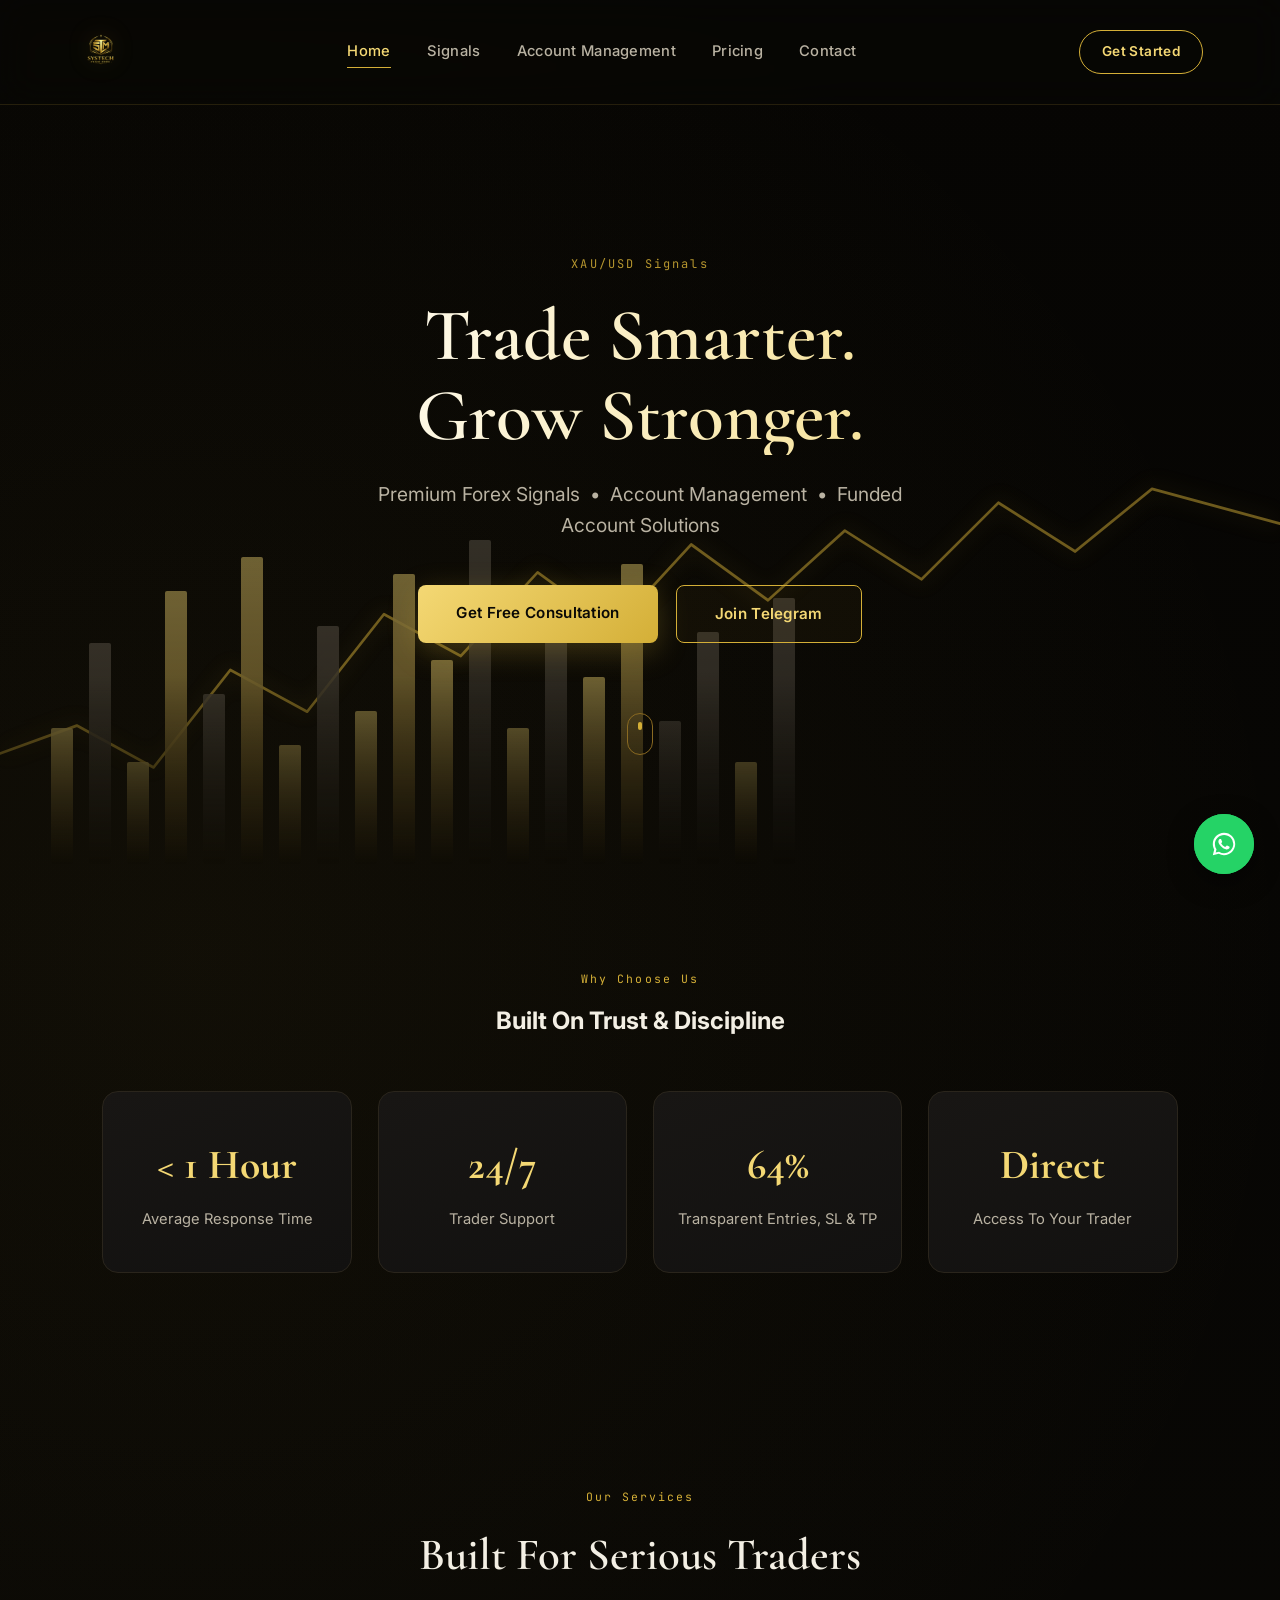
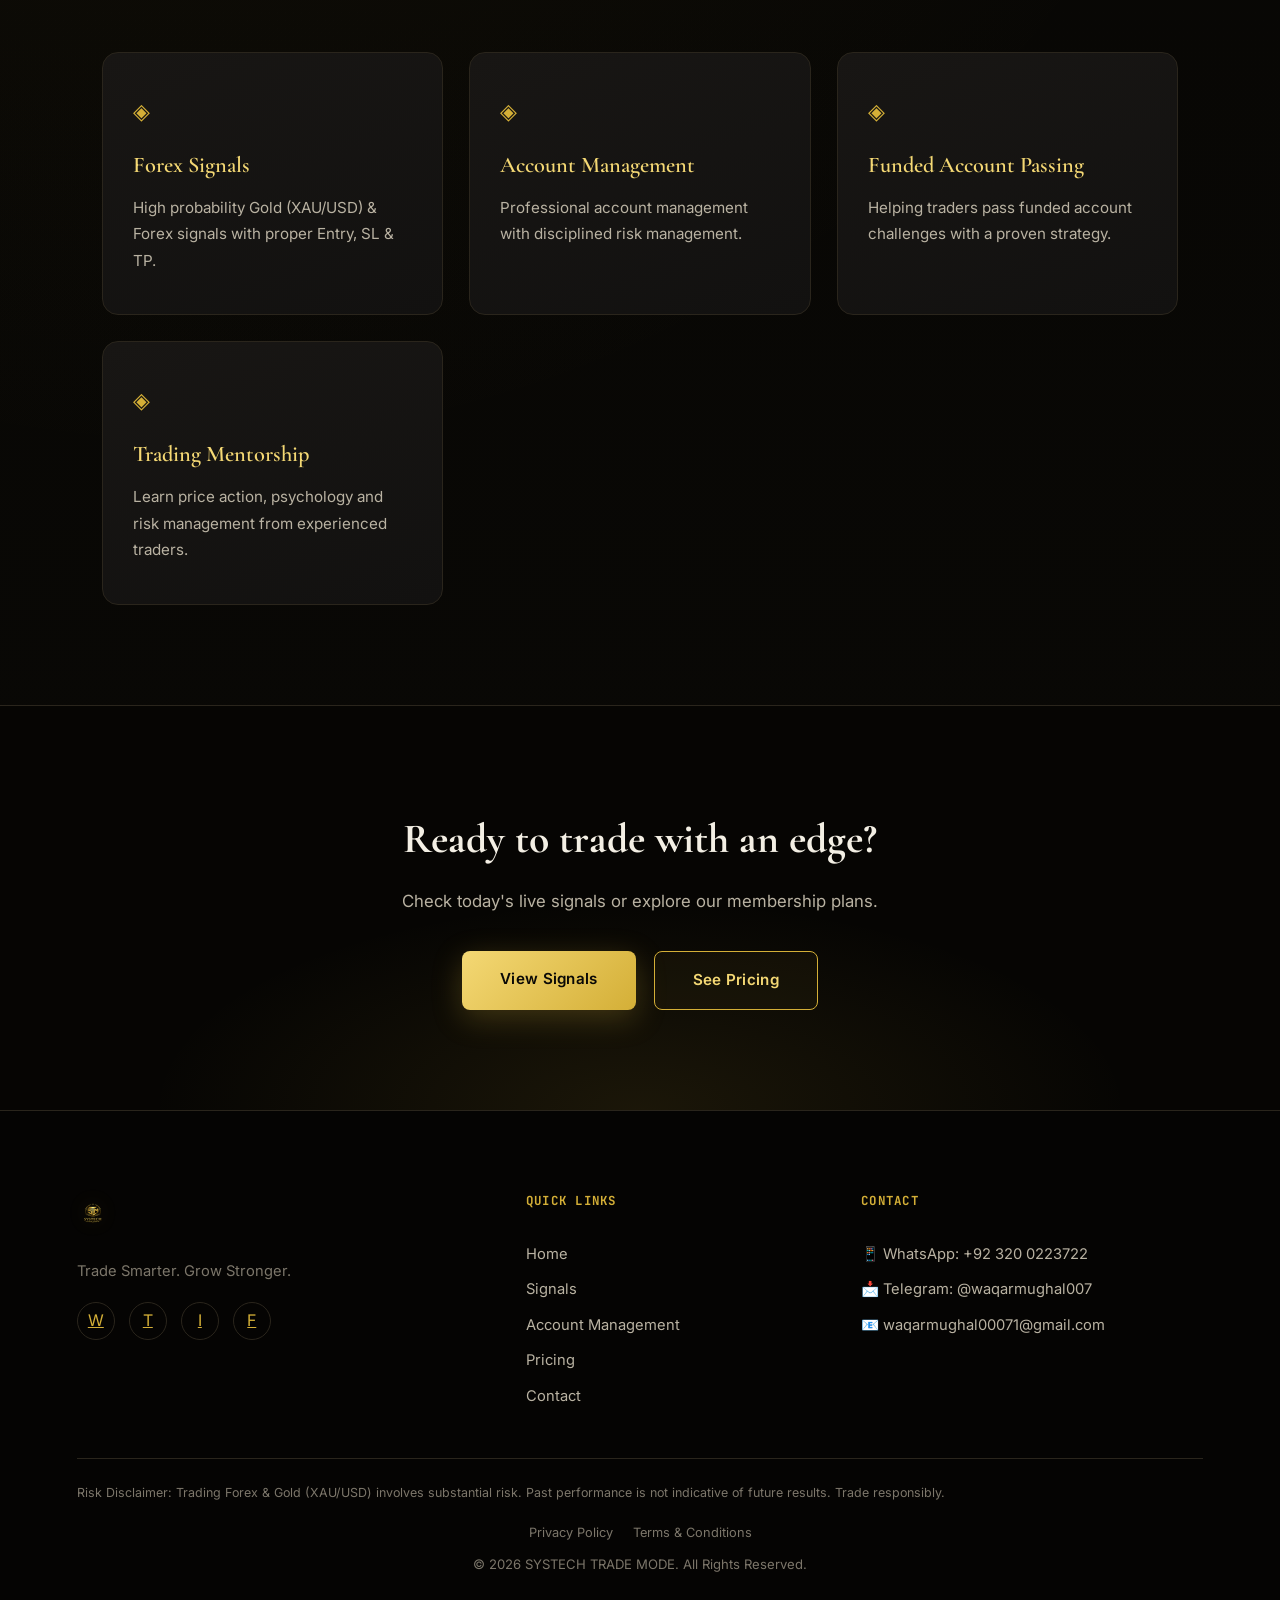
<file: index.html>
<!DOCTYPE html>
<html lang="en">
<head>
<meta charset="UTF-8">
<meta name="viewport" content="width=device-width, initial-scale=1.0">
<title>Systech Trade Mode | Premium XAU/USD & Forex Signals, Account Management</title>
<meta name="description" content="Systech Trade Mode offers premium Gold (XAU/USD) & Forex signals, professional account management, and funded account (FTMO, Funding Pips) challenge passing. Join our WhatsApp for daily setups.">
<meta name="keywords" content="forex signals, gold signals, XAUUSD signals, account management, funded account passing, FTMO challenge, trading signals Pakistan">
<link rel="canonical" href="https://systechtrademode.github.io/">

<meta property="og:title" content="Systech Trade Mode | Premium Forex & Gold Signals">
<meta property="og:description" content="Premium Forex Signals, Account Management & Funded Account Solutions.">
<meta property="og:image" content="logo.png">
<meta property="og:type" content="website">
<meta property="og:url" content="https://systechtrademode.github.io/">

<link rel="preconnect" href="https://fonts.googleapis.com">
<link rel="preconnect" href="https://fonts.gstatic.com" crossorigin>
<link href="https://fonts.googleapis.com/css2?family=Cormorant+Garamond:wght@500;600;700&family=Inter:wght@400;500;600;700&family=JetBrains+Mono:wght@500&display=swap" rel="stylesheet">

<link rel="icon" type="image/png" href="logo.png">
<link rel="stylesheet" href="style.css">
</head>
<body>

<!-- PRELOADER -->
<div id="preloader">
  <div class="preloader-ring"></div>
</div>

<!-- HEADER -->
<header id="siteHeader">
  <nav>
    <div class="logo">
      <img src="logo.png" alt="SYSTECH TRADE MODE Logo">
    </div>

    <ul id="navLinks">
      <li><a href="index.html">Home</a></li>
      <li><a href="signals.html">Signals</a></li>
      <li><a href="account-management.html">Account Management</a></li>
      <li><a href="pricing.html">Pricing</a></li>
      <li><a href="contact.html">Contact</a></li>
    </ul>

    <a href="https://wa.me/923200223722" class="nav-cta">Get Started</a>

    <button id="menuToggle" aria-label="Toggle menu">
      <span></span><span></span><span></span>
    </button>
  </nav>
</header>

<!-- HERO SECTION -->
<section class="hero" id="home">

  <div class="chart-bg" aria-hidden="true">
    <svg class="chart-line" viewBox="0 0 1000 300" preserveAspectRatio="none">
      <path class="chart-path" d="M0,220 L60,200 L120,230 L180,160 L240,190 L300,120 L360,150 L420,90 L480,130 L540,70 L600,110 L660,60 L720,95 L780,40 L840,75 L900,30 L1000,55" />
    </svg>
    <div class="candles" id="candles"></div>
  </div>

  <div class="eyebrow">
    <span id="typingText"></span>
  </div>

  <h1>Trade Smarter.<br>Grow Stronger.</h1>

  <p class="hero-sub">
    Premium Forex Signals &nbsp;•&nbsp; Account Management &nbsp;•&nbsp; Funded Account Solutions
  </p>

  <div class="buttons">
    <a href="https://wa.me/923200223722" class="btn">
      <span>Get Free Consultation</span>
    </a>
    <a href="https://t.me/waqarmughal007" class="btn2">
      <span>Join Telegram</span>
    </a>
  </div>

  <div class="scroll-cue" aria-hidden="true"><span></span></div>
</section>

<!-- WHY CHOOSE US -->
<section class="why-section reveal">
  <span class="section-eyebrow">Why Choose Us</span>
  <h2>Built On Trust &amp; Discipline</h2>

  <div class="why-grid">
    <div class="why-card">
      <div class="why-number">&lt; 1 Hour</div>
      <p class="why-label">Average Response Time</p>
    </div>
    <div class="why-card">
      <div class="why-number">24/7</div>
      <p class="why-label">Trader Support</p>
    </div>
    <div class="why-card">
      <div class="why-number" data-count="100" data-suffix="%">0%</div>
      <p class="why-label">Transparent Entries, SL &amp; TP</p>
    </div>
    <div class="why-card">
      <div class="why-number">Direct</div>
      <p class="why-label">Access To Your Trader</p>
    </div>
  </div>
</section>

<!-- SERVICES SECTION -->
<section class="services" id="services">

  <span class="section-eyebrow">Our Services</span>
  <h2>Built For Serious Traders</h2>

  <div class="service-container">

    <a href="signals.html" class="card reveal">
      <div class="card-icon">◈</div>
      <h3>Forex Signals</h3>
      <p>High probability Gold (XAU/USD) &amp; Forex signals with proper Entry, SL &amp; TP.</p>
    </a>

    <a href="account-management.html" class="card reveal">
      <div class="card-icon">◈</div>
      <h3>Account Management</h3>
      <p>Professional account management with disciplined risk management.</p>
    </a>

    <a href="account-management.html" class="card reveal">
      <div class="card-icon">◈</div>
      <h3>Funded Account Passing</h3>
      <p>Helping traders pass funded account challenges with a proven strategy.</p>
    </a>

    <a href="account-management.html" class="card reveal">
      <div class="card-icon">◈</div>
      <h3>Trading Mentorship</h3>
      <p>Learn price action, psychology and risk management from experienced traders.</p>
    </a>

  </div>
</section>

<!-- CTA BAND -->
<section class="cta-band reveal">
  <h2>Ready to trade with an edge?</h2>
  <p>Check today's live signals or explore our membership plans.</p>
  <div class="buttons">
    <a href="signals.html" class="btn">View Signals</a>
    <a href="pricing.html" class="btn2">See Pricing</a>
  </div>
</section>

<!-- FOOTER -->
<footer id="contact">

  <div class="footer-grid">

    <div class="footer-brand">
      <img src="logo.png" alt="SYSTECH TRADE MODE" class="footer-logo">
      <p>Trade Smarter. Grow Stronger.</p>
      <div class="footer-socials">
        <a href="https://wa.me/923200223722" aria-label="WhatsApp">W</a>
        <a href="https://t.me/waqarmughal007" aria-label="Telegram">T</a>
        <a href="#" aria-label="Instagram">I</a>
        <a href="#" aria-label="Facebook">F</a>
      </div>
    </div>

    <div class="footer-col">
      <h4>Quick Links</h4>
      <a href="index.html">Home</a>
      <a href="signals.html">Signals</a>
      <a href="account-management.html">Account Management</a>
      <a href="pricing.html">Pricing</a>
      <a href="contact.html">Contact</a>
    </div>

    <div class="footer-col">
      <h4>Contact</h4>
      <a href="https://wa.me/923200223722">📱 WhatsApp: +92 320 0223722</a>
      <a href="https://t.me/waqarmughal007">📩 Telegram: @waqarmughal007</a>
      <a href="mailto:waqarmughal00071@gmail.com">📧 waqarmughal00071@gmail.com</a>
    </div>

  </div>

  <p class="disclaimer">
    Risk Disclaimer: Trading Forex &amp; Gold (XAU/USD) involves substantial risk. Past performance is not indicative of future results. Trade responsibly.
  </p>

  <div class="footer-legal">
    <a href="privacy.html">Privacy Policy</a>
    <a href="terms.html">Terms &amp; Conditions</a>
  </div>

  <p class="copyright">© 2026 SYSTECH TRADE MODE. All Rights Reserved.</p>

</footer>

<!-- BACK TO TOP -->
<a href="#" id="backToTop" class="back-to-top" aria-label="Back to top">↑</a>

<!-- FLOATING WHATSAPP -->
<a href="https://wa.me/923200223722" class="whatsapp" aria-label="Chat on WhatsApp">
  <span class="whatsapp-pulse"></span>
  <svg viewBox="0 0 32 32" width="28" height="28">
    <path fill="#fff" d="M16.004 3.2c-7.07 0-12.8 5.73-12.8 12.8 0 2.26.6 4.37 1.63 6.2L3.2 28.8l6.77-1.6a12.7 12.7 0 0 0 6.03 1.53h.005c7.07 0 12.8-5.73 12.8-12.8s-5.73-12.73-12.8-12.73zm0 23.36c-1.9 0-3.68-.5-5.23-1.44l-.375-.22-3.9.92.94-3.78-.24-.39a10.44 10.44 0 0 1-1.6-5.52c0-5.8 4.72-10.5 10.53-10.5 2.8 0 5.44 1.09 7.42 3.08a10.4 10.4 0 0 1 3.08 7.43c0 5.8-4.73 10.42-10.63 10.42zm5.78-7.83c-.32-.16-1.87-.92-2.16-1.02-.29-.1-.5-.16-.71.16-.21.32-.82 1.02-1 1.23-.19.21-.37.24-.69.08-.32-.16-1.34-.5-2.55-1.58-.94-.84-1.58-1.87-1.76-2.19-.19-.32-.02-.49.14-.65.14-.14.32-.37.48-.55.16-.19.21-.32.32-.53.1-.21.05-.4-.03-.55-.08-.16-.71-1.7-.97-2.33-.26-.61-.52-.53-.71-.54h-.6c-.21 0-.55.08-.84.4-.29.32-1.1 1.08-1.1 2.63s1.13 3.05 1.29 3.26c.16.21 2.22 3.39 5.38 4.75.75.32 1.34.51 1.8.66.76.24 1.44.21 1.99.13.6-.09 1.87-.76 2.14-1.5.26-.74.26-1.37.18-1.5-.08-.13-.29-.21-.6-.37z"/>
  </svg>
</a>

<script src="script.js"></script>

</body>
</html>
</file>
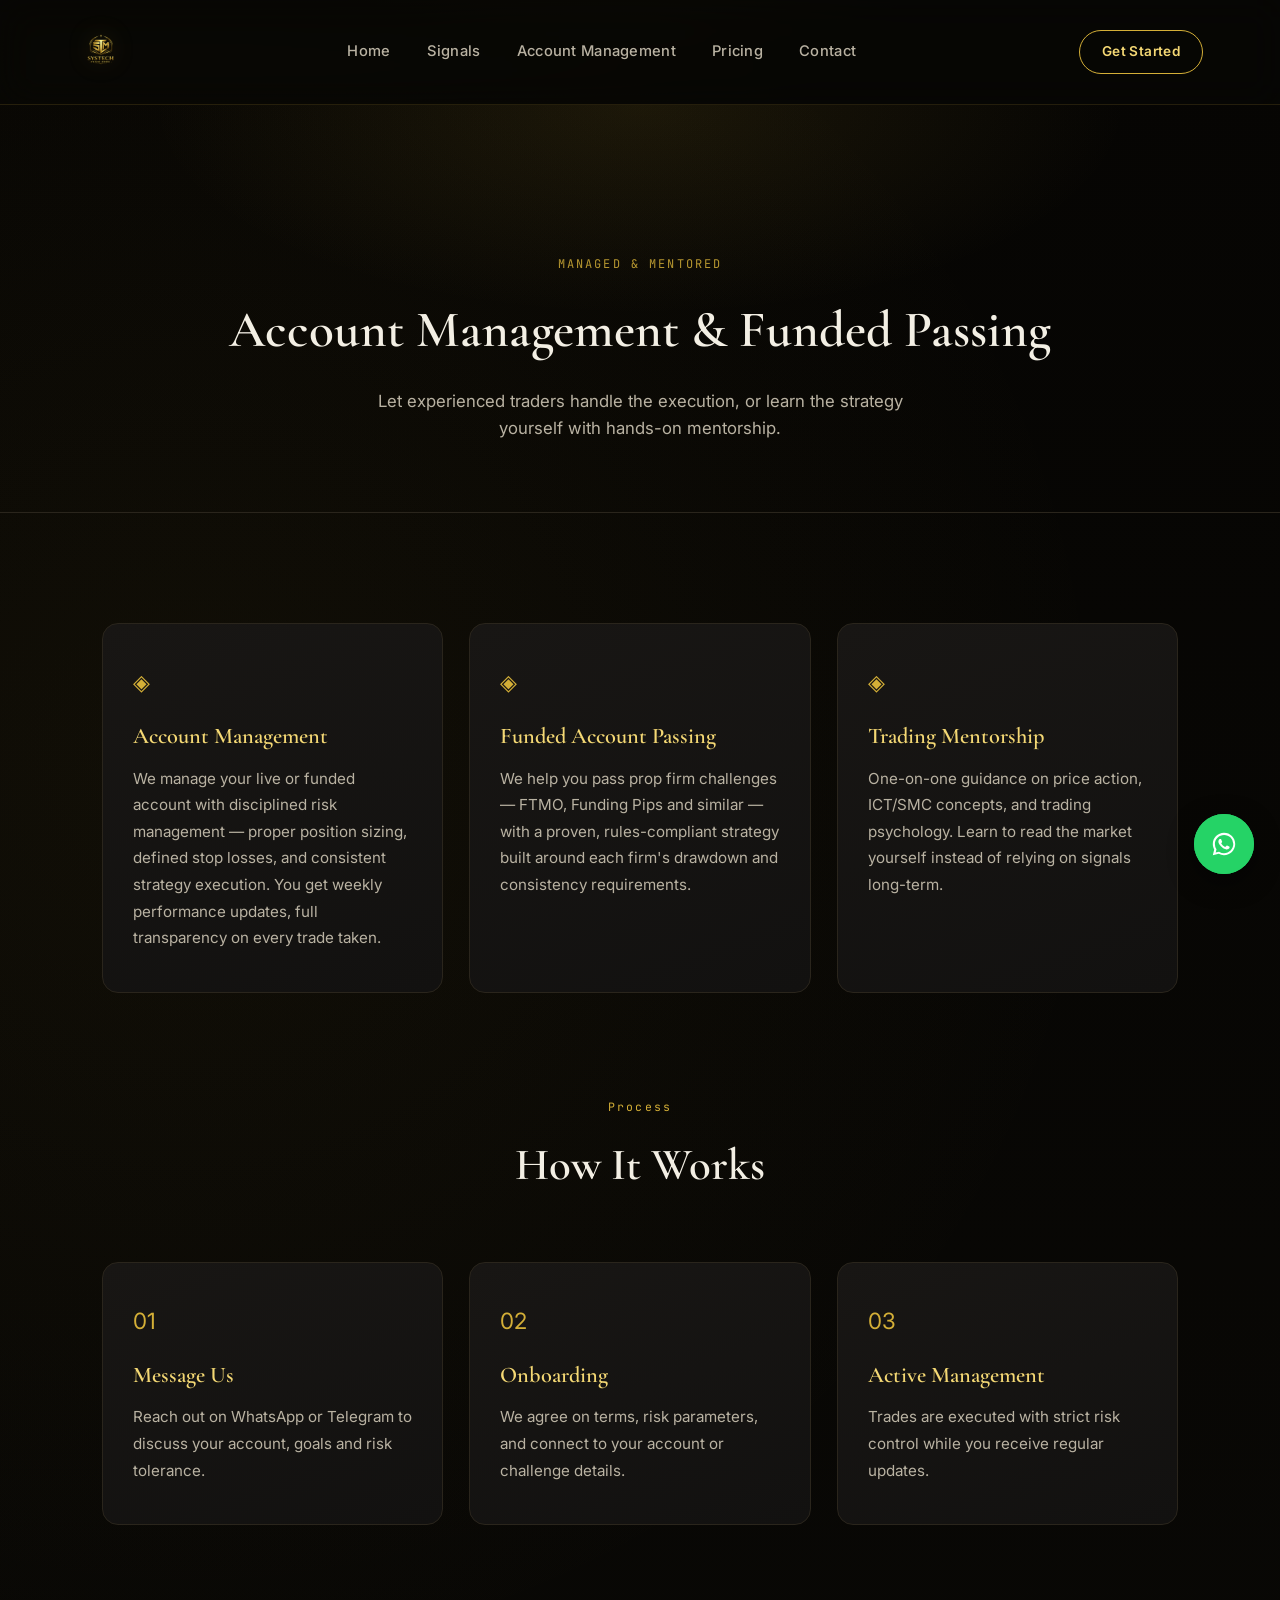
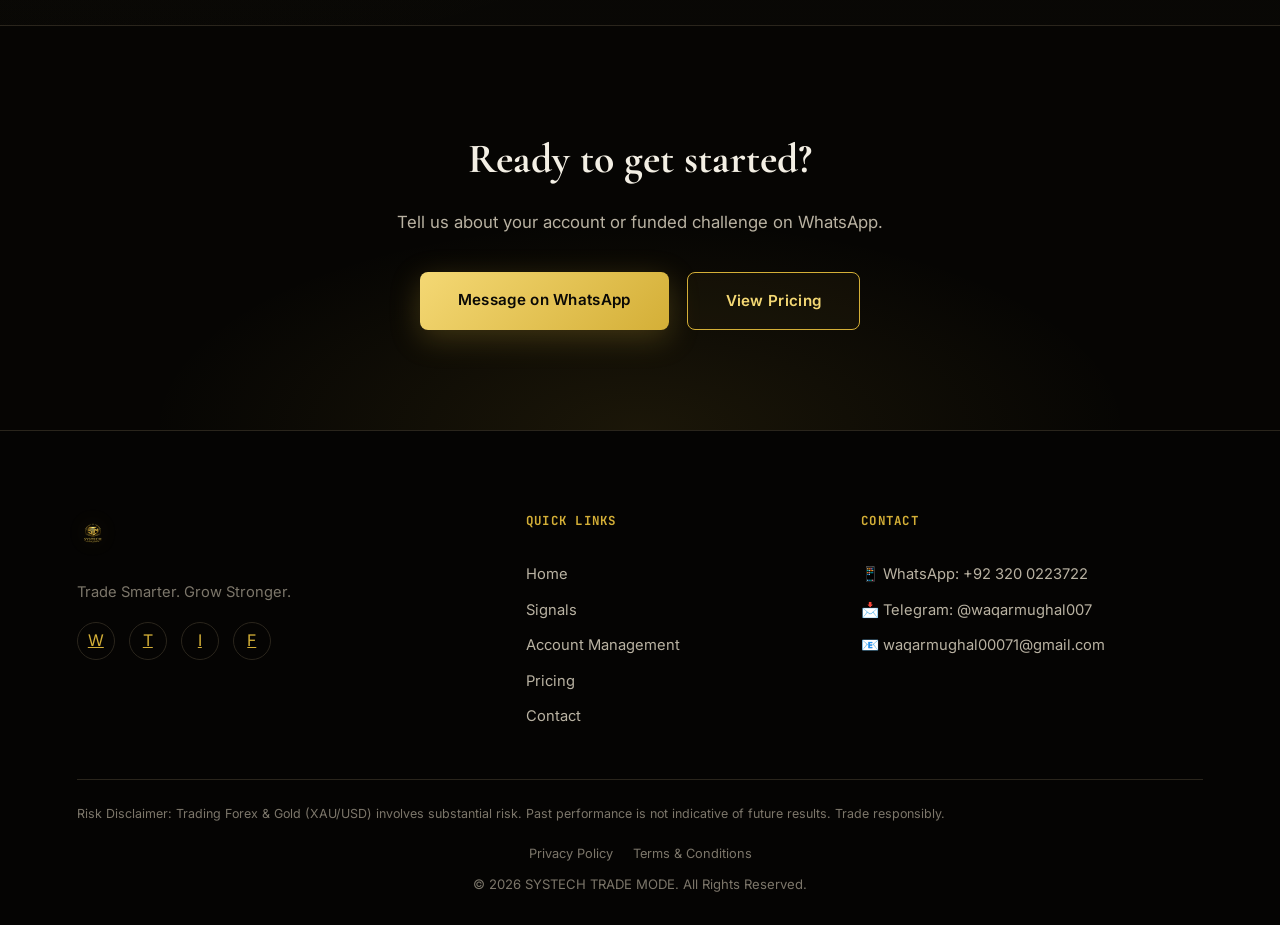
<file: account-management-1.html>
<!DOCTYPE html>
<html lang="en">
<head>
<meta charset="UTF-8">
<meta name="viewport" content="width=device-width, initial-scale=1.0">
<title>Account Management & Funded Account Passing | Systech Trade Mode</title>
<meta name="description" content="Professional forex account management, FTMO & Funding Pips challenge passing, and trading mentorship.">
<meta name="keywords" content="forex account management, FTMO challenge passing, funded account passing service">
<link rel="canonical" href="https://systechtrademode.github.io/account-management.html">

<meta property="og:title" content="Account Management & Funded Account Passing | Systech Trade Mode">
<meta property="og:description" content="Professional forex account management, FTMO & Funding Pips challenge passing, and trading mentorship.">
<meta property="og:image" content="logo.png">
<meta property="og:type" content="website">
<meta property="og:url" content="https://systechtrademode.github.io/account-management.html">

<link rel="preconnect" href="https://fonts.googleapis.com">
<link rel="preconnect" href="https://fonts.gstatic.com" crossorigin>
<link href="https://fonts.googleapis.com/css2?family=Cormorant+Garamond:wght@500;600;700&family=Inter:wght@400;500;600;700&family=JetBrains+Mono:wght@500&display=swap" rel="stylesheet">

<link rel="icon" type="image/png" href="logo.png">
<link rel="stylesheet" href="style.css">
</head>
<body>

<!-- PRELOADER -->
<div id="preloader">
  <div class="preloader-ring"></div>
</div>

<!-- HEADER -->
<header id="siteHeader">
  <nav>
    <div class="logo">
      <img src="logo.png" alt="SYSTECH TRADE MODE Logo">
    </div>

    <ul id="navLinks">
      <li><a href="index.html">Home</a></li>
      <li><a href="signals.html">Signals</a></li>
      <li><a href="account-management.html">Account Management</a></li>
      <li><a href="pricing.html">Pricing</a></li>
      <li><a href="contact.html">Contact</a></li>
    </ul>

    <a href="https://wa.me/923200223722" class="nav-cta">Get Started</a>

    <button id="menuToggle" aria-label="Toggle menu">
      <span></span><span></span><span></span>
    </button>
  </nav>
</header>

<!-- PAGE HERO -->
<section class="page-hero">
  <div class="eyebrow">MANAGED &amp; MENTORED</div>
  <h1>Account Management &amp; Funded Passing</h1>
  <p>Let experienced traders handle the execution, or learn the strategy yourself with hands-on mentorship.</p>
</section>

<!-- SERVICES DETAIL -->
<section class="services">

  <div class="service-container">

    <div class="card reveal">
      <div class="card-icon">◈</div>
      <h3>Account Management</h3>
      <p>We manage your live or funded account with disciplined risk management — proper position sizing, defined stop losses, and consistent strategy execution. You get weekly performance updates, full transparency on every trade taken.</p>
    </div>

    <div class="card reveal">
      <div class="card-icon">◈</div>
      <h3>Funded Account Passing</h3>
      <p>We help you pass prop firm challenges — FTMO, Funding Pips and similar — with a proven, rules-compliant strategy built around each firm's drawdown and consistency requirements.</p>
    </div>

    <div class="card reveal">
      <div class="card-icon">◈</div>
      <h3>Trading Mentorship</h3>
      <p>One-on-one guidance on price action, ICT/SMC concepts, and trading psychology. Learn to read the market yourself instead of relying on signals long-term.</p>
    </div>

  </div>
</section>

<!-- HOW IT WORKS -->
<section class="services" style="padding-top:0;">
  <span class="section-eyebrow">Process</span>
  <h2>How It Works</h2>

  <div class="service-container">
    <div class="card reveal">
      <div class="card-icon">01</div>
      <h3>Message Us</h3>
      <p>Reach out on WhatsApp or Telegram to discuss your account, goals and risk tolerance.</p>
    </div>
    <div class="card reveal">
      <div class="card-icon">02</div>
      <h3>Onboarding</h3>
      <p>We agree on terms, risk parameters, and connect to your account or challenge details.</p>
    </div>
    <div class="card reveal">
      <div class="card-icon">03</div>
      <h3>Active Management</h3>
      <p>Trades are executed with strict risk control while you receive regular updates.</p>
    </div>
  </div>
</section>

<!-- CTA -->
<section class="cta-band">
  <h2>Ready to get started?</h2>
  <p>Tell us about your account or funded challenge on WhatsApp.</p>
  <div class="buttons">
    <a href="https://wa.me/923200223722" class="btn">Message on WhatsApp</a>
    <a href="pricing.html" class="btn2">View Pricing</a>
  </div>
</section>

<!-- FOOTER -->
<footer id="contact">

  <div class="footer-grid">

    <div class="footer-brand">
      <img src="logo.png" alt="SYSTECH TRADE MODE" class="footer-logo">
      <p>Trade Smarter. Grow Stronger.</p>
      <div class="footer-socials">
        <a href="https://wa.me/923200223722" aria-label="WhatsApp">W</a>
        <a href="https://t.me/waqarmughal007" aria-label="Telegram">T</a>
        <a href="#" aria-label="Instagram">I</a>
        <a href="#" aria-label="Facebook">F</a>
      </div>
    </div>

    <div class="footer-col">
      <h4>Quick Links</h4>
      <a href="index.html">Home</a>
      <a href="signals.html">Signals</a>
      <a href="account-management.html">Account Management</a>
      <a href="pricing.html">Pricing</a>
      <a href="contact.html">Contact</a>
    </div>

    <div class="footer-col">
      <h4>Contact</h4>
      <a href="https://wa.me/923200223722">📱 WhatsApp: +92 320 0223722</a>
      <a href="https://t.me/waqarmughal007">📩 Telegram: @waqarmughal007</a>
      <a href="mailto:waqarmughal00071@gmail.com">📧 waqarmughal00071@gmail.com</a>
    </div>

  </div>

  <p class="disclaimer">
    Risk Disclaimer: Trading Forex &amp; Gold (XAU/USD) involves substantial risk. Past performance is not indicative of future results. Trade responsibly.
  </p>

  <div class="footer-legal">
    <a href="privacy.html">Privacy Policy</a>
    <a href="terms.html">Terms &amp; Conditions</a>
  </div>

  <p class="copyright">© 2026 SYSTECH TRADE MODE. All Rights Reserved.</p>

</footer>

<!-- BACK TO TOP -->
<a href="#" id="backToTop" class="back-to-top" aria-label="Back to top">↑</a>

<!-- FLOATING WHATSAPP -->
<a href="https://wa.me/923200223722" class="whatsapp" aria-label="Chat on WhatsApp">
  <span class="whatsapp-pulse"></span>
  <svg viewBox="0 0 32 32" width="28" height="28">
    <path fill="#fff" d="M16.004 3.2c-7.07 0-12.8 5.73-12.8 12.8 0 2.26.6 4.37 1.63 6.2L3.2 28.8l6.77-1.6a12.7 12.7 0 0 0 6.03 1.53h.005c7.07 0 12.8-5.73 12.8-12.8s-5.73-12.73-12.8-12.73zm0 23.36c-1.9 0-3.68-.5-5.23-1.44l-.375-.22-3.9.92.94-3.78-.24-.39a10.44 10.44 0 0 1-1.6-5.52c0-5.8 4.72-10.5 10.53-10.5 2.8 0 5.44 1.09 7.42 3.08a10.4 10.4 0 0 1 3.08 7.43c0 5.8-4.73 10.42-10.63 10.42zm5.78-7.83c-.32-.16-1.87-.92-2.16-1.02-.29-.1-.5-.16-.71.16-.21.32-.82 1.02-1 1.23-.19.21-.37.24-.69.08-.32-.16-1.34-.5-2.55-1.58-.94-.84-1.58-1.87-1.76-2.19-.19-.32-.02-.49.14-.65.14-.14.32-.37.48-.55.16-.19.21-.32.32-.53.1-.21.05-.4-.03-.55-.08-.16-.71-1.7-.97-2.33-.26-.61-.52-.53-.71-.54h-.6c-.21 0-.55.08-.84.4-.29.32-1.1 1.08-1.1 2.63s1.13 3.05 1.29 3.26c.16.21 2.22 3.39 5.38 4.75.75.32 1.34.51 1.8.66.76.24 1.44.21 1.99.13.6-.09 1.87-.76 2.14-1.5.26-.74.26-1.37.18-1.5-.08-.13-.29-.21-.6-.37z"/>
  </svg>
</a>

<script src="script.js"></script>

</body>
</html>
</file>
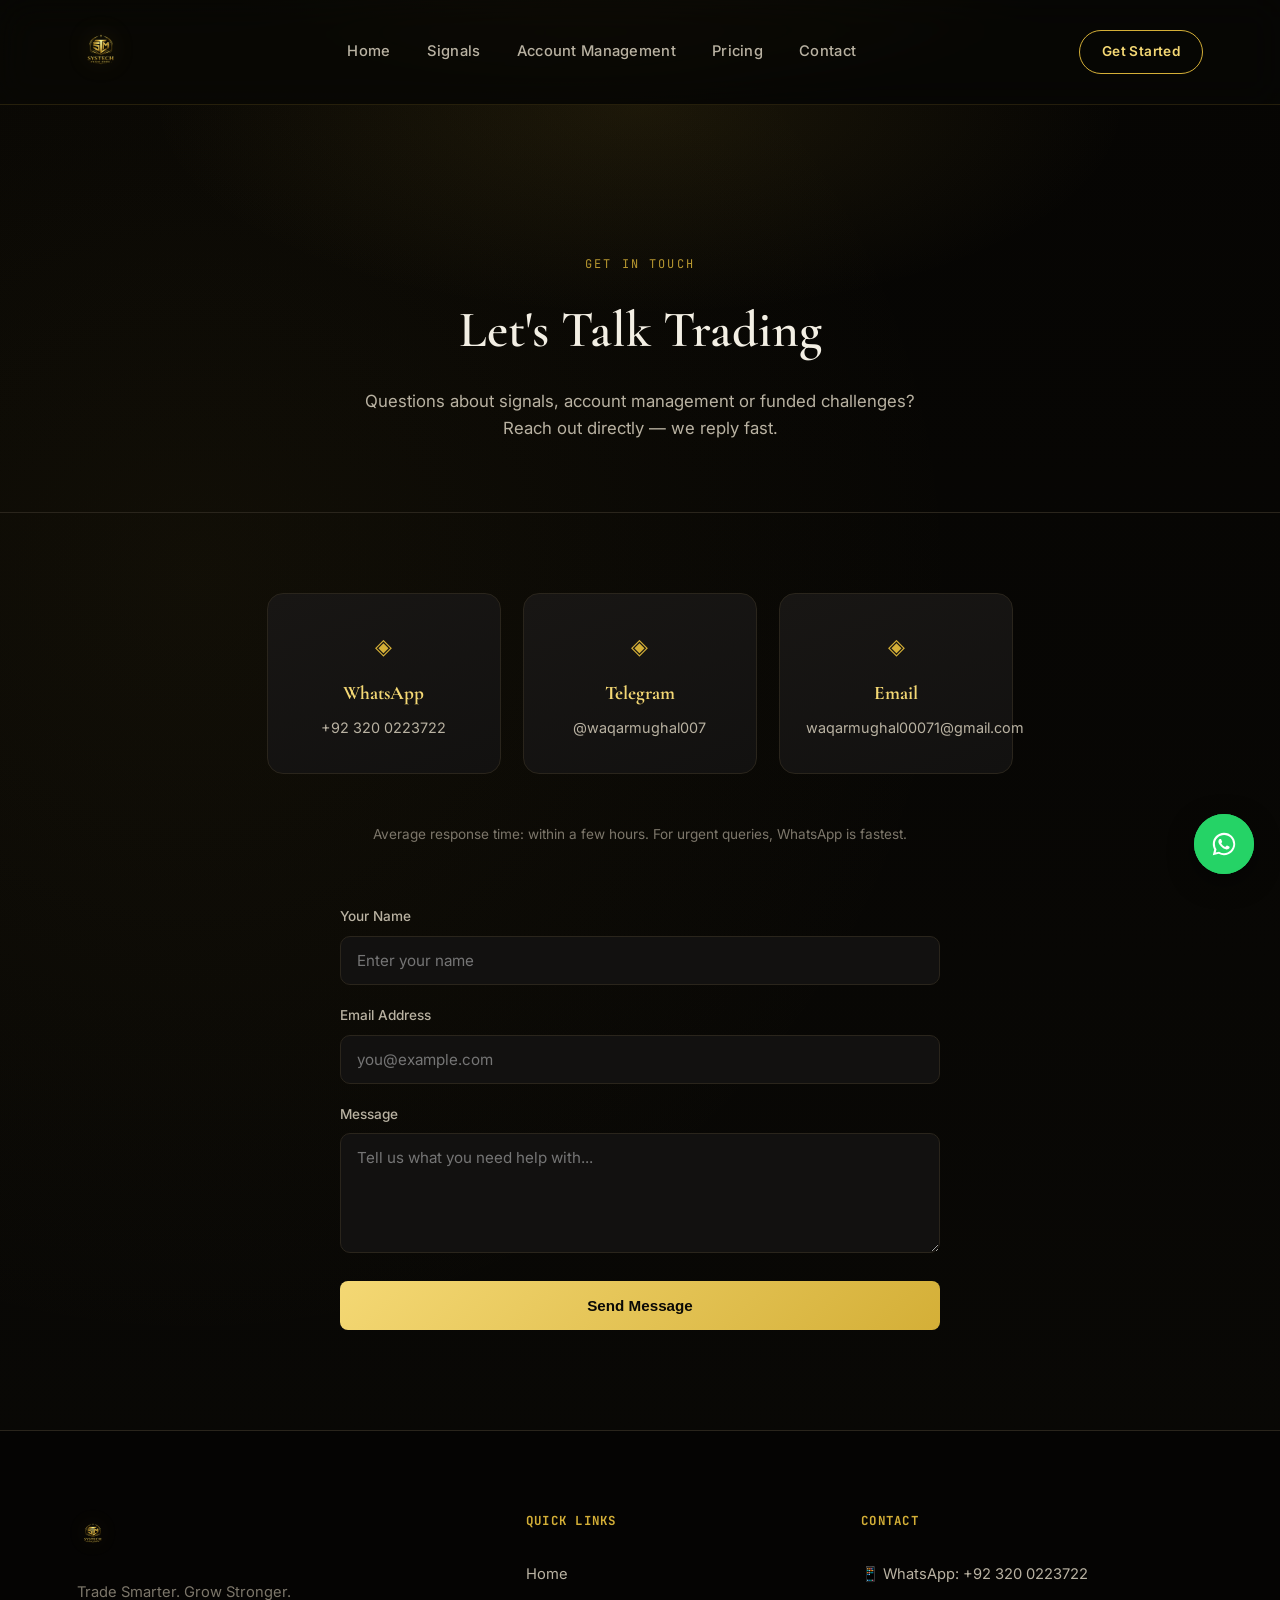
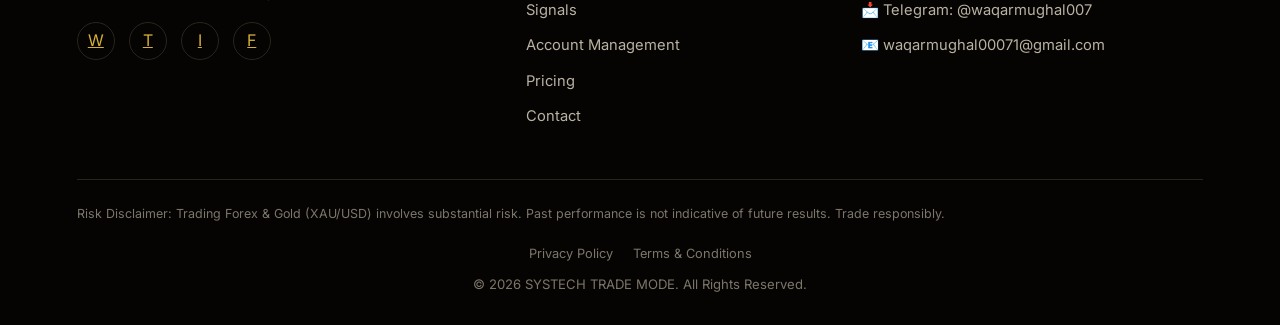
<file: contact-1.html>
<!DOCTYPE html>
<html lang="en">
<head>
<meta charset="UTF-8">
<meta name="viewport" content="width=device-width, initial-scale=1.0">
<title>Contact Us | Systech Trade Mode</title>
<meta name="description" content="Get in touch with Systech Trade Mode via WhatsApp, Telegram or Email for signals and account management inquiries.">
<meta name="keywords" content="contact forex signal provider, systech trade mode contact">
<link rel="canonical" href="https://systechtrademode.github.io/contact.html">

<meta property="og:title" content="Contact Us | Systech Trade Mode">
<meta property="og:description" content="Get in touch with Systech Trade Mode via WhatsApp, Telegram or Email for signals and account management inquiries.">
<meta property="og:image" content="logo.png">
<meta property="og:type" content="website">
<meta property="og:url" content="https://systechtrademode.github.io/contact.html">

<link rel="preconnect" href="https://fonts.googleapis.com">
<link rel="preconnect" href="https://fonts.gstatic.com" crossorigin>
<link href="https://fonts.googleapis.com/css2?family=Cormorant+Garamond:wght@500;600;700&family=Inter:wght@400;500;600;700&family=JetBrains+Mono:wght@500&display=swap" rel="stylesheet">

<link rel="icon" type="image/png" href="logo.png">
<link rel="stylesheet" href="style.css">
</head>
<body>

<!-- PRELOADER -->
<div id="preloader">
  <div class="preloader-ring"></div>
</div>

<!-- HEADER -->
<header id="siteHeader">
  <nav>
    <div class="logo">
      <img src="logo.png" alt="SYSTECH TRADE MODE Logo">
    </div>

    <ul id="navLinks">
      <li><a href="index.html">Home</a></li>
      <li><a href="signals.html">Signals</a></li>
      <li><a href="account-management.html">Account Management</a></li>
      <li><a href="pricing.html">Pricing</a></li>
      <li><a href="contact.html">Contact</a></li>
    </ul>

    <a href="https://wa.me/923200223722" class="nav-cta">Get Started</a>

    <button id="menuToggle" aria-label="Toggle menu">
      <span></span><span></span><span></span>
    </button>
  </nav>
</header>

<!-- PAGE HERO -->
<section class="page-hero">
  <div class="eyebrow">GET IN TOUCH</div>
  <h1>Let's Talk Trading</h1>
  <p>Questions about signals, account management or funded challenges? Reach out directly — we reply fast.</p>
</section>

<!-- CONTACT CARDS -->
<section class="contact-wrap">

  <div class="contact-grid">

    <a href="https://wa.me/923200223722" class="contact-card reveal">
      <div class="card-icon">◈</div>
      <h3>WhatsApp</h3>
      <p>+92 320 0223722</p>
    </a>

    <a href="https://t.me/waqarmughal007" class="contact-card reveal">
      <div class="card-icon">◈</div>
      <h3>Telegram</h3>
      <p>@waqarmughal007</p>
    </a>

    <a href="mailto:waqarmughal00071@gmail.com" class="contact-card reveal">
      <div class="card-icon">◈</div>
      <h3>Email</h3>
      <p>waqarmughal00071@gmail.com</p>
    </a>

  </div>

  <p class="signals-note" style="margin-top:50px;">
    Average response time: within a few hours. For urgent queries, WhatsApp is fastest.
  </p>

  <form class="contact-form" id="contactForm">
    <div class="form-group">
      <label for="formName">Your Name</label>
      <input type="text" id="formName" name="name" placeholder="Enter your name" required>
    </div>
    <div class="form-group">
      <label for="formEmail">Email Address</label>
      <input type="email" id="formEmail" name="email" placeholder="you@example.com" required>
    </div>
    <div class="form-group">
      <label for="formMessage">Message</label>
      <textarea id="formMessage" name="message" placeholder="Tell us what you need help with..." required></textarea>
    </div>
    <button type="submit" class="form-submit">Send Message</button>
  </form>

  <div class="form-success" id="formSuccess">
    <h4>✅ Message Ready to Send</h4>
    <p>Your email app should now be open with your message pre-filled. Hit send there to reach us — or message us directly on WhatsApp for a faster reply.</p>
  </div>

</section>

<!-- FOOTER -->
<footer id="contact">

  <div class="footer-grid">

    <div class="footer-brand">
      <img src="logo.png" alt="SYSTECH TRADE MODE" class="footer-logo">
      <p>Trade Smarter. Grow Stronger.</p>
      <div class="footer-socials">
        <a href="https://wa.me/923200223722" aria-label="WhatsApp">W</a>
        <a href="https://t.me/waqarmughal007" aria-label="Telegram">T</a>
        <a href="#" aria-label="Instagram">I</a>
        <a href="#" aria-label="Facebook">F</a>
      </div>
    </div>

    <div class="footer-col">
      <h4>Quick Links</h4>
      <a href="index.html">Home</a>
      <a href="signals.html">Signals</a>
      <a href="account-management.html">Account Management</a>
      <a href="pricing.html">Pricing</a>
      <a href="contact.html">Contact</a>
    </div>

    <div class="footer-col">
      <h4>Contact</h4>
      <a href="https://wa.me/923200223722">📱 WhatsApp: +92 320 0223722</a>
      <a href="https://t.me/waqarmughal007">📩 Telegram: @waqarmughal007</a>
      <a href="mailto:waqarmughal00071@gmail.com">📧 waqarmughal00071@gmail.com</a>
    </div>

  </div>

  <p class="disclaimer">
    Risk Disclaimer: Trading Forex &amp; Gold (XAU/USD) involves substantial risk. Past performance is not indicative of future results. Trade responsibly.
  </p>

  <div class="footer-legal">
    <a href="privacy.html">Privacy Policy</a>
    <a href="terms.html">Terms &amp; Conditions</a>
  </div>

  <p class="copyright">© 2026 SYSTECH TRADE MODE. All Rights Reserved.</p>

</footer>

<!-- BACK TO TOP -->
<a href="#" id="backToTop" class="back-to-top" aria-label="Back to top">↑</a>

<!-- FLOATING WHATSAPP -->
<a href="https://wa.me/923200223722" class="whatsapp" aria-label="Chat on WhatsApp">
  <span class="whatsapp-pulse"></span>
  <svg viewBox="0 0 32 32" width="28" height="28">
    <path fill="#fff" d="M16.004 3.2c-7.07 0-12.8 5.73-12.8 12.8 0 2.26.6 4.37 1.63 6.2L3.2 28.8l6.77-1.6a12.7 12.7 0 0 0 6.03 1.53h.005c7.07 0 12.8-5.73 12.8-12.8s-5.73-12.73-12.8-12.73zm0 23.36c-1.9 0-3.68-.5-5.23-1.44l-.375-.22-3.9.92.94-3.78-.24-.39a10.44 10.44 0 0 1-1.6-5.52c0-5.8 4.72-10.5 10.53-10.5 2.8 0 5.44 1.09 7.42 3.08a10.4 10.4 0 0 1 3.08 7.43c0 5.8-4.73 10.42-10.63 10.42zm5.78-7.83c-.32-.16-1.87-.92-2.16-1.02-.29-.1-.5-.16-.71.16-.21.32-.82 1.02-1 1.23-.19.21-.37.24-.69.08-.32-.16-1.34-.5-2.55-1.58-.94-.84-1.58-1.87-1.76-2.19-.19-.32-.02-.49.14-.65.14-.14.32-.37.48-.55.16-.19.21-.32.32-.53.1-.21.05-.4-.03-.55-.08-.16-.71-1.7-.97-2.33-.26-.61-.52-.53-.71-.54h-.6c-.21 0-.55.08-.84.4-.29.32-1.1 1.08-1.1 2.63s1.13 3.05 1.29 3.26c.16.21 2.22 3.39 5.38 4.75.75.32 1.34.51 1.8.66.76.24 1.44.21 1.99.13.6-.09 1.87-.76 2.14-1.5.26-.74.26-1.37.18-1.5-.08-.13-.29-.21-.6-.37z"/>
  </svg>
</a>

<script src="script.js"></script>

</body>
</html>
</file>
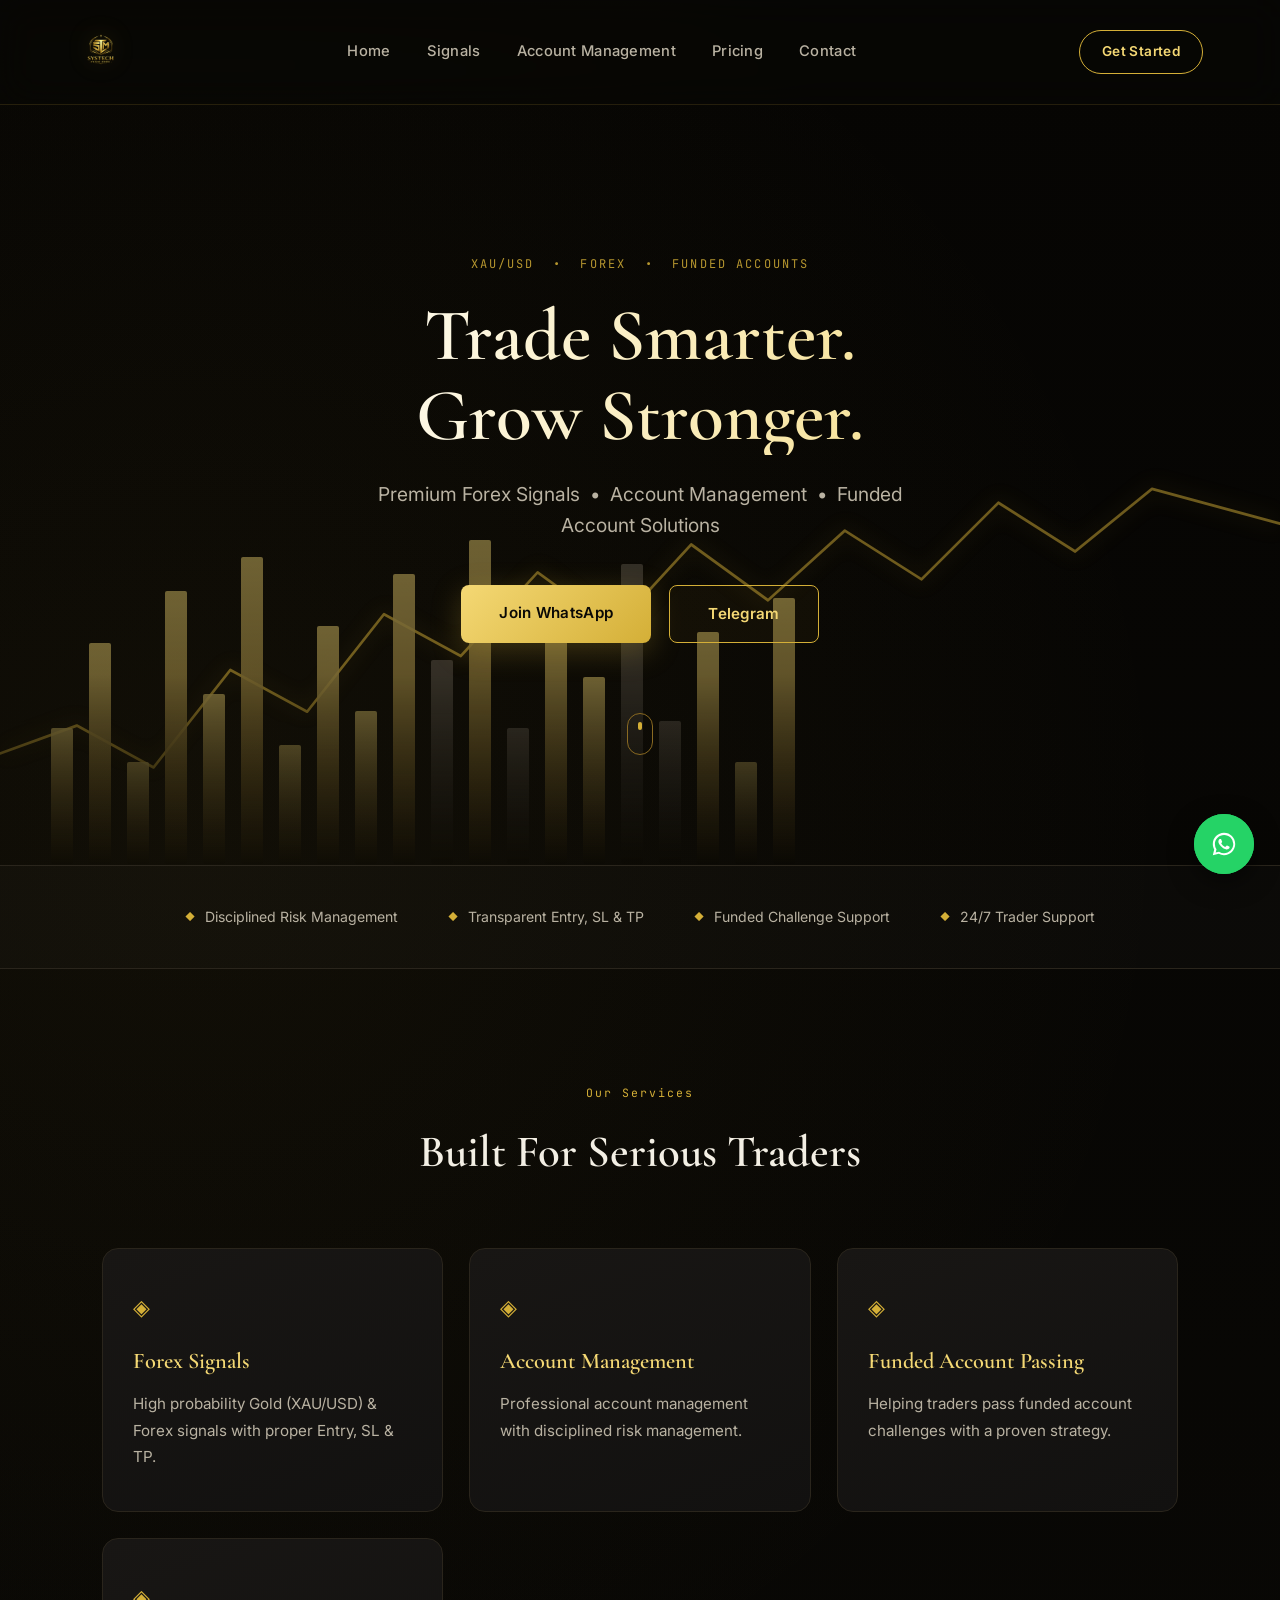
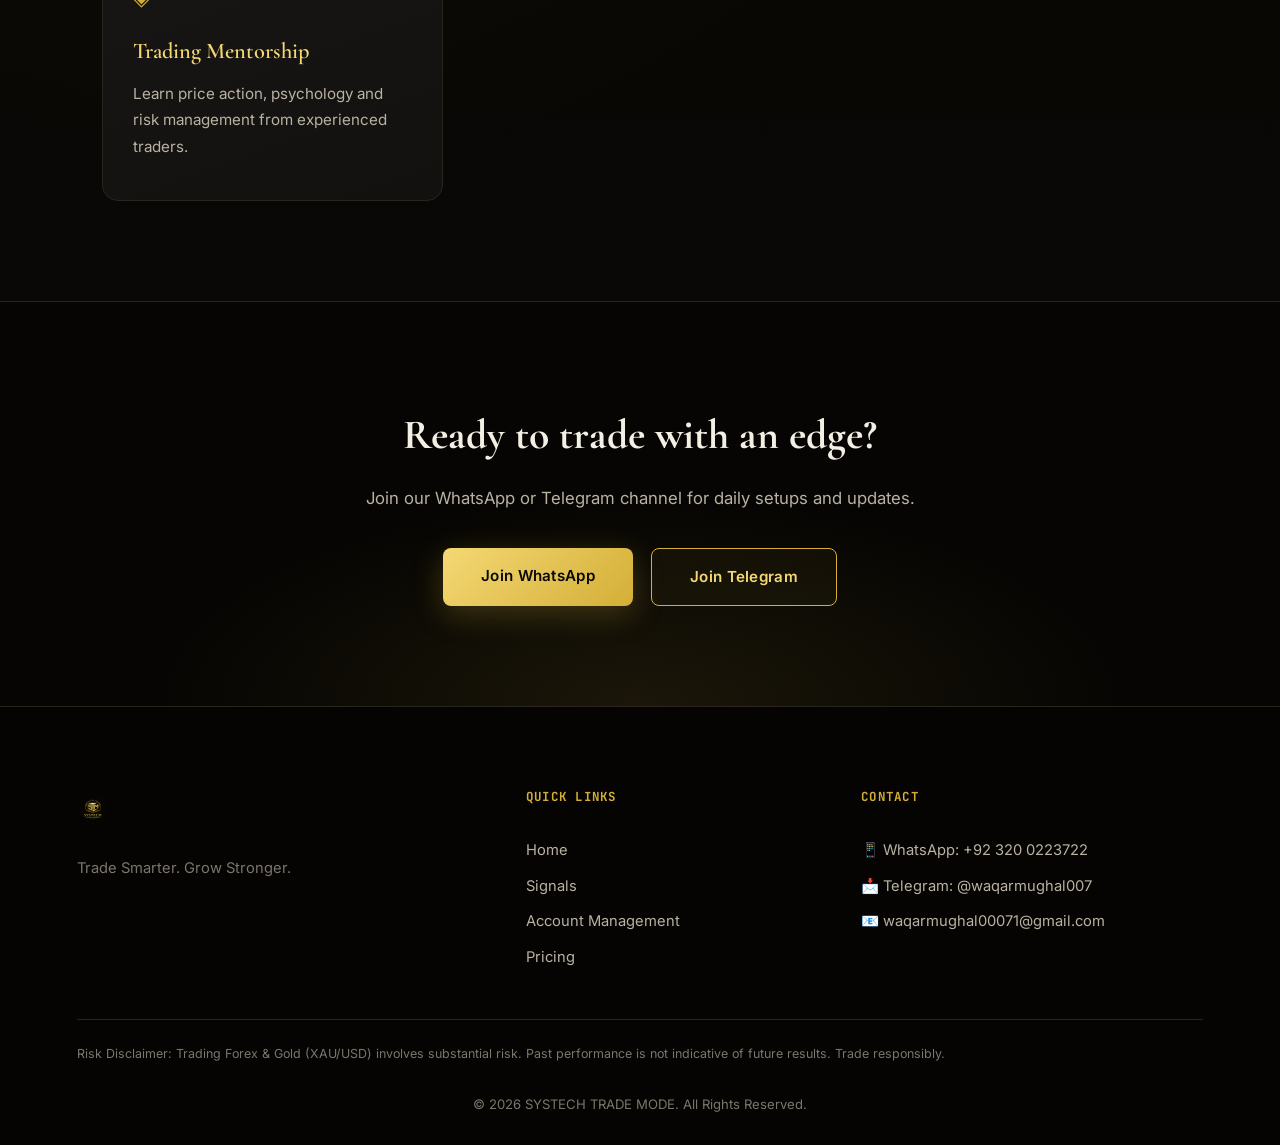
<file: index-1.html>
<!DOCTYPE html>
<html lang="en">
<head>
<meta charset="UTF-8">
<meta name="viewport" content="width=device-width, initial-scale=1.0">
<title>SYSTECH TRADE MODE | Premium Forex & Gold Signals</title>
<meta name="description" content="Premium Forex Signals, Account Management & Funded Account Solutions by Systech Trade Mode.">

<link rel="preconnect" href="https://fonts.googleapis.com">
<link rel="preconnect" href="https://fonts.gstatic.com" crossorigin>
<link href="https://fonts.googleapis.com/css2?family=Cormorant+Garamond:wght@500;600;700&family=Inter:wght@400;500;600;700&family=JetBrains+Mono:wght@500&display=swap" rel="stylesheet">

<link rel="stylesheet" href="style.css">
</head>
<body>

<!-- HEADER -->
<header id="siteHeader">
  <nav>
    <div class="logo">
      <img src="logo.png" alt="SYSTECH TRADE MODE Logo">
    </div>

    <ul id="navLinks">
      <li><a href="#home">Home</a></li>
      <li><a href="#signals">Signals</a></li>
      <li><a href="#management">Account Management</a></li>
      <li><a href="#pricing">Pricing</a></li>
      <li><a href="#contact">Contact</a></li>
    </ul>

    <a href="https://wa.me/923200223722" class="nav-cta">Get Started</a>

    <button id="menuToggle" aria-label="Toggle menu">
      <span></span><span></span><span></span>
    </button>
  </nav>
</header>

<!-- HERO SECTION -->
<section class="hero" id="home">

  <div class="chart-bg" aria-hidden="true">
    <svg class="chart-line" viewBox="0 0 1000 300" preserveAspectRatio="none">
      <path class="chart-path" d="M0,220 L60,200 L120,230 L180,160 L240,190 L300,120 L360,150 L420,90 L480,130 L540,70 L600,110 L660,60 L720,95 L780,40 L840,75 L900,30 L1000,55" />
    </svg>
    <div class="candles" id="candles"></div>
  </div>

  <div class="eyebrow">XAU/USD &nbsp;•&nbsp; FOREX &nbsp;•&nbsp; FUNDED ACCOUNTS</div>

  <h1>Trade Smarter.<br>Grow Stronger.</h1>

  <p class="hero-sub">
    Premium Forex Signals &nbsp;•&nbsp; Account Management &nbsp;•&nbsp; Funded Account Solutions
  </p>

  <div class="buttons">
    <a href="https://wa.me/923200223722" class="btn">
      <span>Join WhatsApp</span>
    </a>
    <a href="https://t.me/waqarmughal007" class="btn2">
      <span>Telegram</span>
    </a>
  </div>

  <div class="scroll-cue" aria-hidden="true"><span></span></div>
</section>

<!-- TRUST STRIP -->
<section class="trust-strip">
  <div class="trust-item">
    <span class="trust-icon">◆</span>
    <p>Disciplined Risk Management</p>
  </div>
  <div class="trust-item">
    <span class="trust-icon">◆</span>
    <p>Transparent Entry, SL &amp; TP</p>
  </div>
  <div class="trust-item">
    <span class="trust-icon">◆</span>
    <p>Funded Challenge Support</p>
  </div>
  <div class="trust-item">
    <span class="trust-icon">◆</span>
    <p>24/7 Trader Support</p>
  </div>
</section>

<!-- SERVICES SECTION -->
<section class="services" id="signals">

  <span class="section-eyebrow">Our Services</span>
  <h2>Built For Serious Traders</h2>

  <div class="service-container">

    <div class="card">
      <div class="card-icon">◈</div>
      <h3>Forex Signals</h3>
      <p>High probability Gold (XAU/USD) &amp; Forex signals with proper Entry, SL &amp; TP.</p>
    </div>

    <div class="card" id="management">
      <div class="card-icon">◈</div>
      <h3>Account Management</h3>
      <p>Professional account management with disciplined risk management.</p>
    </div>

    <div class="card">
      <div class="card-icon">◈</div>
      <h3>Funded Account Passing</h3>
      <p>Helping traders pass funded account challenges with a proven strategy.</p>
    </div>

    <div class="card">
      <div class="card-icon">◈</div>
      <h3>Trading Mentorship</h3>
      <p>Learn price action, psychology and risk management from experienced traders.</p>
    </div>

  </div>
</section>

<!-- CTA BAND -->
<section class="cta-band" id="pricing">
  <h2>Ready to trade with an edge?</h2>
  <p>Join our WhatsApp or Telegram channel for daily setups and updates.</p>
  <div class="buttons">
    <a href="https://wa.me/923200223722" class="btn">Join WhatsApp</a>
    <a href="https://t.me/waqarmughal007" class="btn2">Join Telegram</a>
  </div>
</section>

<!-- FOOTER -->
<footer id="contact">

  <div class="footer-grid">

    <div class="footer-brand">
      <img src="logo.png" alt="SYSTECH TRADE MODE" class="footer-logo">
      <p>Trade Smarter. Grow Stronger.</p>
    </div>

    <div class="footer-col">
      <h4>Quick Links</h4>
      <a href="#home">Home</a>
      <a href="#signals">Signals</a>
      <a href="#management">Account Management</a>
      <a href="#pricing">Pricing</a>
    </div>

    <div class="footer-col">
      <h4>Contact</h4>
      <a href="https://wa.me/923200223722">📱 WhatsApp: +92 320 0223722</a>
      <a href="https://t.me/waqarmughal007">📩 Telegram: @waqarmughal007</a>
      <a href="mailto:waqarmughal00071@gmail.com">📧 waqarmughal00071@gmail.com</a>
    </div>

  </div>

  <p class="disclaimer">
    Risk Disclaimer: Trading Forex &amp; Gold (XAU/USD) involves substantial risk. Past performance is not indicative of future results. Trade responsibly.
  </p>

  <p class="copyright">© 2026 SYSTECH TRADE MODE. All Rights Reserved.</p>

</footer>

<!-- FLOATING WHATSAPP -->
<a href="https://wa.me/923200223722" class="whatsapp" aria-label="Chat on WhatsApp">
  <span class="whatsapp-pulse"></span>
  <svg viewBox="0 0 32 32" width="28" height="28">
    <path fill="#fff" d="M16.004 3.2c-7.07 0-12.8 5.73-12.8 12.8 0 2.26.6 4.37 1.63 6.2L3.2 28.8l6.77-1.6a12.7 12.7 0 0 0 6.03 1.53h.005c7.07 0 12.8-5.73 12.8-12.8s-5.73-12.73-12.8-12.73zm0 23.36c-1.9 0-3.68-.5-5.23-1.44l-.375-.22-3.9.92.94-3.78-.24-.39a10.44 10.44 0 0 1-1.6-5.52c0-5.8 4.72-10.5 10.53-10.5 2.8 0 5.44 1.09 7.42 3.08a10.4 10.4 0 0 1 3.08 7.43c0 5.8-4.73 10.42-10.63 10.42zm5.78-7.83c-.32-.16-1.87-.92-2.16-1.02-.29-.1-.5-.16-.71.16-.21.32-.82 1.02-1 1.23-.19.21-.37.24-.69.08-.32-.16-1.34-.5-2.55-1.58-.94-.84-1.58-1.87-1.76-2.19-.19-.32-.02-.49.14-.65.14-.14.32-.37.48-.55.16-.19.21-.32.32-.53.1-.21.05-.4-.03-.55-.08-.16-.71-1.7-.97-2.33-.26-.61-.52-.53-.71-.54h-.6c-.21 0-.55.08-.84.4-.29.32-1.1 1.08-1.1 2.63s1.13 3.05 1.29 3.26c.16.21 2.22 3.39 5.38 4.75.75.32 1.34.51 1.8.66.76.24 1.44.21 1.99.13.6-.09 1.87-.76 2.14-1.5.26-.74.26-1.37.18-1.5-.08-.13-.29-.21-.6-.37z"/>
  </svg>
</a>

<script src="script.js"></script>

</body>
</html>
</file>
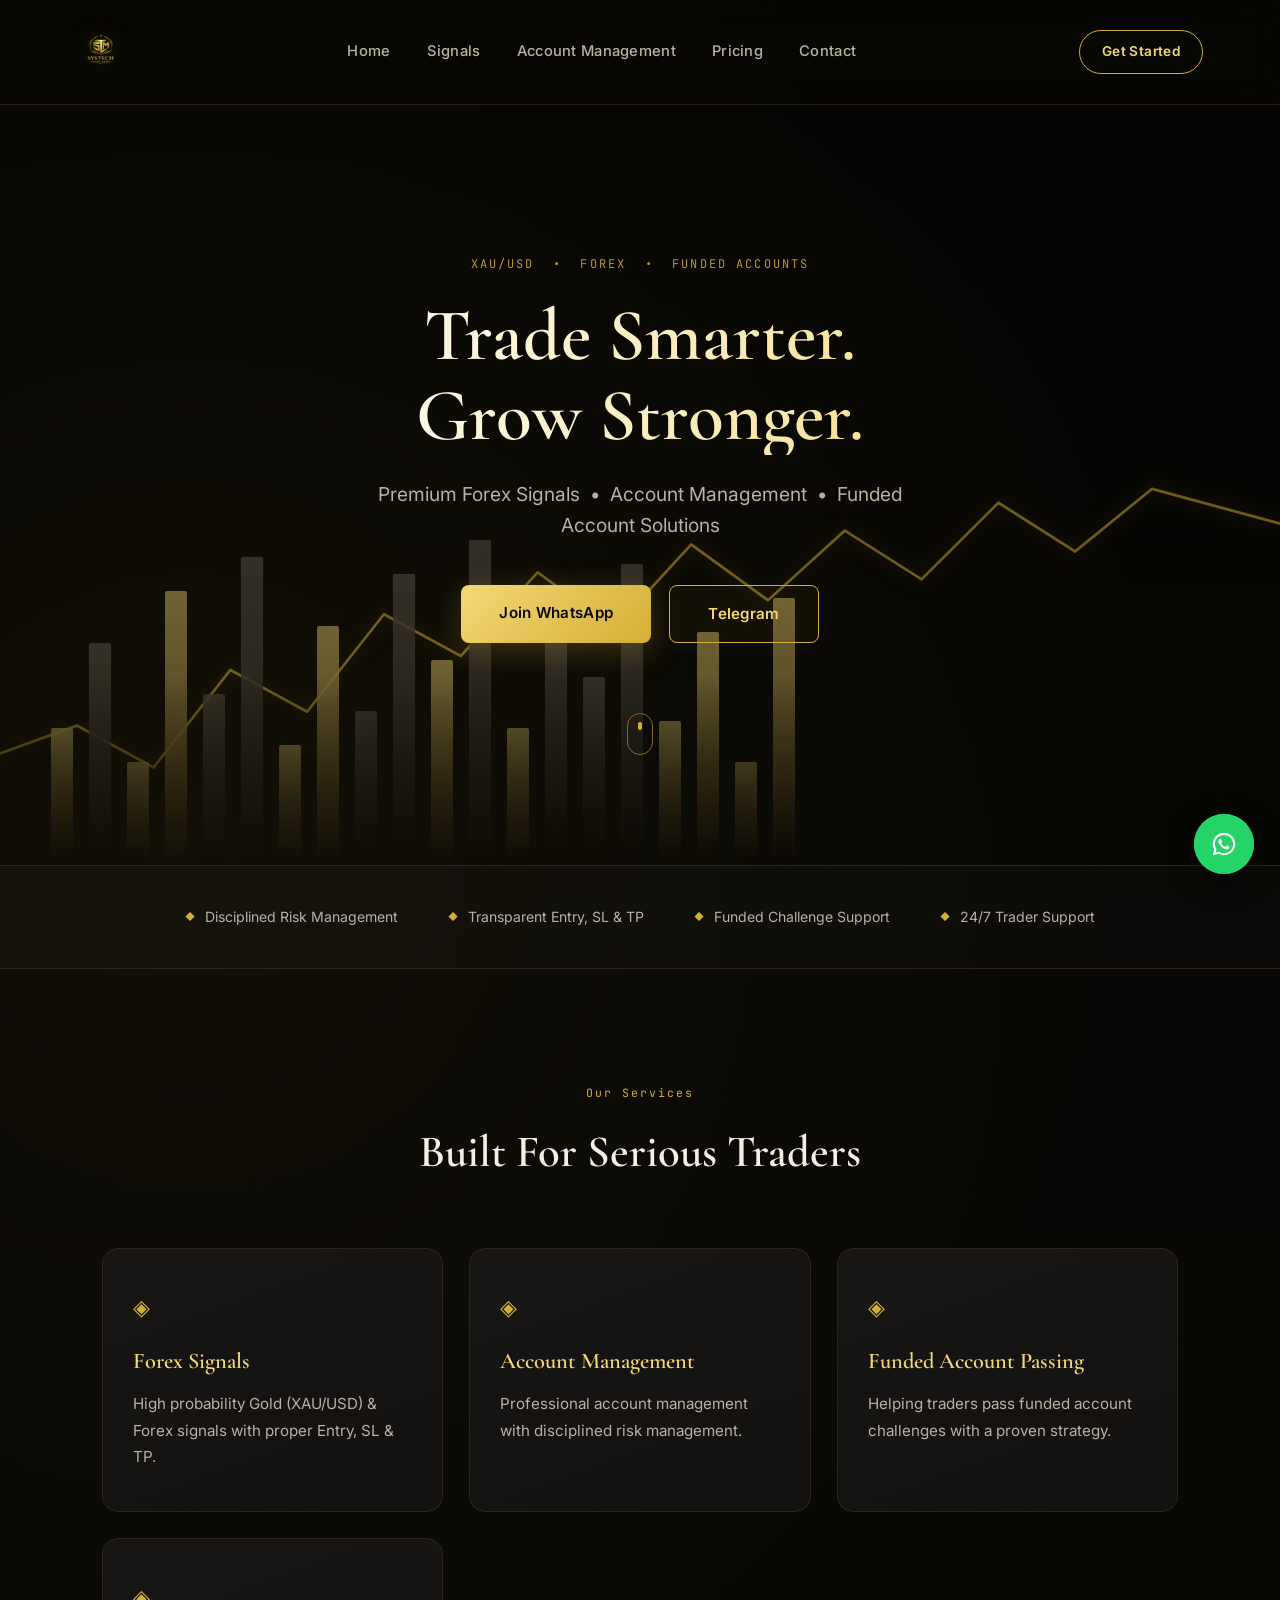
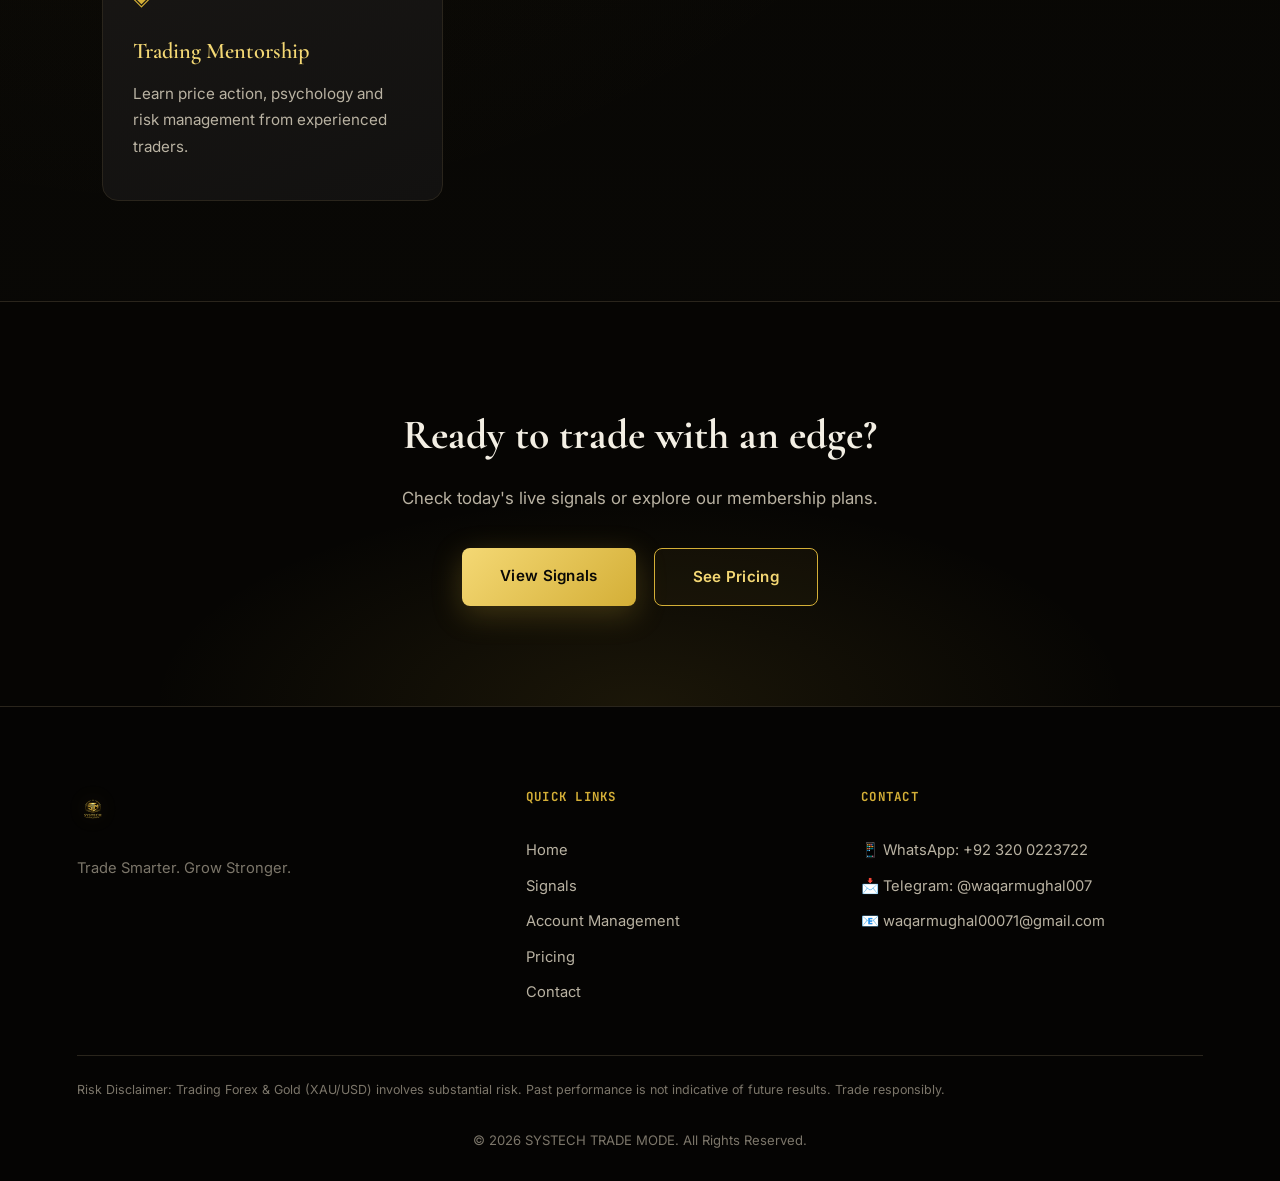
<file: index-2.html>
<!DOCTYPE html>
<html lang="en">
<head>
<meta charset="UTF-8">
<meta name="viewport" content="width=device-width, initial-scale=1.0">
<title>SYSTECH TRADE MODE | Premium Forex & Gold Signals</title>
<meta name="description" content="Premium Forex Signals, Account Management & Funded Account Solutions by Systech Trade Mode.">

<link rel="preconnect" href="https://fonts.googleapis.com">
<link rel="preconnect" href="https://fonts.gstatic.com" crossorigin>
<link href="https://fonts.googleapis.com/css2?family=Cormorant+Garamond:wght@500;600;700&family=Inter:wght@400;500;600;700&family=JetBrains+Mono:wght@500&display=swap" rel="stylesheet">

<link rel="stylesheet" href="style.css">
</head>
<body>

<!-- HEADER -->
<header id="siteHeader">
  <nav>
    <div class="logo">
      <img src="logo.png" alt="SYSTECH TRADE MODE Logo">
    </div>

    <ul id="navLinks">
      <li><a href="index.html">Home</a></li>
      <li><a href="signals.html">Signals</a></li>
      <li><a href="account-management.html">Account Management</a></li>
      <li><a href="pricing.html">Pricing</a></li>
      <li><a href="contact.html">Contact</a></li>
    </ul>

    <a href="https://wa.me/923200223722" class="nav-cta">Get Started</a>

    <button id="menuToggle" aria-label="Toggle menu">
      <span></span><span></span><span></span>
    </button>
  </nav>
</header>

<!-- HERO SECTION -->
<section class="hero" id="home">

  <div class="chart-bg" aria-hidden="true">
    <svg class="chart-line" viewBox="0 0 1000 300" preserveAspectRatio="none">
      <path class="chart-path" d="M0,220 L60,200 L120,230 L180,160 L240,190 L300,120 L360,150 L420,90 L480,130 L540,70 L600,110 L660,60 L720,95 L780,40 L840,75 L900,30 L1000,55" />
    </svg>
    <div class="candles" id="candles"></div>
  </div>

  <div class="eyebrow">XAU/USD &nbsp;•&nbsp; FOREX &nbsp;•&nbsp; FUNDED ACCOUNTS</div>

  <h1>Trade Smarter.<br>Grow Stronger.</h1>

  <p class="hero-sub">
    Premium Forex Signals &nbsp;•&nbsp; Account Management &nbsp;•&nbsp; Funded Account Solutions
  </p>

  <div class="buttons">
    <a href="https://wa.me/923200223722" class="btn">
      <span>Join WhatsApp</span>
    </a>
    <a href="https://t.me/waqarmughal007" class="btn2">
      <span>Telegram</span>
    </a>
  </div>

  <div class="scroll-cue" aria-hidden="true"><span></span></div>
</section>

<!-- TRUST STRIP -->
<section class="trust-strip">
  <div class="trust-item">
    <span class="trust-icon">◆</span>
    <p>Disciplined Risk Management</p>
  </div>
  <div class="trust-item">
    <span class="trust-icon">◆</span>
    <p>Transparent Entry, SL &amp; TP</p>
  </div>
  <div class="trust-item">
    <span class="trust-icon">◆</span>
    <p>Funded Challenge Support</p>
  </div>
  <div class="trust-item">
    <span class="trust-icon">◆</span>
    <p>24/7 Trader Support</p>
  </div>
</section>

<!-- SERVICES SECTION -->
<section class="services" id="services">

  <span class="section-eyebrow">Our Services</span>
  <h2>Built For Serious Traders</h2>

  <div class="service-container">

    <a href="signals.html" class="card">
      <div class="card-icon">◈</div>
      <h3>Forex Signals</h3>
      <p>High probability Gold (XAU/USD) &amp; Forex signals with proper Entry, SL &amp; TP.</p>
    </a>

    <a href="account-management.html" class="card">
      <div class="card-icon">◈</div>
      <h3>Account Management</h3>
      <p>Professional account management with disciplined risk management.</p>
    </a>

    <a href="account-management.html" class="card">
      <div class="card-icon">◈</div>
      <h3>Funded Account Passing</h3>
      <p>Helping traders pass funded account challenges with a proven strategy.</p>
    </a>

    <a href="account-management.html" class="card">
      <div class="card-icon">◈</div>
      <h3>Trading Mentorship</h3>
      <p>Learn price action, psychology and risk management from experienced traders.</p>
    </a>

  </div>
</section>

<!-- CTA BAND -->
<section class="cta-band">
  <h2>Ready to trade with an edge?</h2>
  <p>Check today's live signals or explore our membership plans.</p>
  <div class="buttons">
    <a href="signals.html" class="btn">View Signals</a>
    <a href="pricing.html" class="btn2">See Pricing</a>
  </div>
</section>

<!-- FOOTER -->
<footer id="contact">

  <div class="footer-grid">

    <div class="footer-brand">
      <img src="logo.png" alt="SYSTECH TRADE MODE" class="footer-logo">
      <p>Trade Smarter. Grow Stronger.</p>
    </div>

    <div class="footer-col">
      <h4>Quick Links</h4>
      <a href="index.html">Home</a>
      <a href="signals.html">Signals</a>
      <a href="account-management.html">Account Management</a>
      <a href="pricing.html">Pricing</a>
      <a href="contact.html">Contact</a>
    </div>

    <div class="footer-col">
      <h4>Contact</h4>
      <a href="https://wa.me/923200223722">📱 WhatsApp: +92 320 0223722</a>
      <a href="https://t.me/waqarmughal007">📩 Telegram: @waqarmughal007</a>
      <a href="mailto:waqarmughal00071@gmail.com">📧 waqarmughal00071@gmail.com</a>
    </div>

  </div>

  <p class="disclaimer">
    Risk Disclaimer: Trading Forex &amp; Gold (XAU/USD) involves substantial risk. Past performance is not indicative of future results. Trade responsibly.
  </p>

  <p class="copyright">© 2026 SYSTECH TRADE MODE. All Rights Reserved.</p>

</footer>

<!-- FLOATING WHATSAPP -->
<a href="https://wa.me/923200223722" class="whatsapp" aria-label="Chat on WhatsApp">
  <span class="whatsapp-pulse"></span>
  <svg viewBox="0 0 32 32" width="28" height="28">
    <path fill="#fff" d="M16.004 3.2c-7.07 0-12.8 5.73-12.8 12.8 0 2.26.6 4.37 1.63 6.2L3.2 28.8l6.77-1.6a12.7 12.7 0 0 0 6.03 1.53h.005c7.07 0 12.8-5.73 12.8-12.8s-5.73-12.73-12.8-12.73zm0 23.36c-1.9 0-3.68-.5-5.23-1.44l-.375-.22-3.9.92.94-3.78-.24-.39a10.44 10.44 0 0 1-1.6-5.52c0-5.8 4.72-10.5 10.53-10.5 2.8 0 5.44 1.09 7.42 3.08a10.4 10.4 0 0 1 3.08 7.43c0 5.8-4.73 10.42-10.63 10.42zm5.78-7.83c-.32-.16-1.87-.92-2.16-1.02-.29-.1-.5-.16-.71.16-.21.32-.82 1.02-1 1.23-.19.21-.37.24-.69.08-.32-.16-1.34-.5-2.55-1.58-.94-.84-1.58-1.87-1.76-2.19-.19-.32-.02-.49.14-.65.14-.14.32-.37.48-.55.16-.19.21-.32.32-.53.1-.21.05-.4-.03-.55-.08-.16-.71-1.7-.97-2.33-.26-.61-.52-.53-.71-.54h-.6c-.21 0-.55.08-.84.4-.29.32-1.1 1.08-1.1 2.63s1.13 3.05 1.29 3.26c.16.21 2.22 3.39 5.38 4.75.75.32 1.34.51 1.8.66.76.24 1.44.21 1.99.13.6-.09 1.87-.76 2.14-1.5.26-.74.26-1.37.18-1.5-.08-.13-.29-.21-.6-.37z"/>
  </svg>
</a>

<script src="script.js"></script>

</body>
</html>
</file>
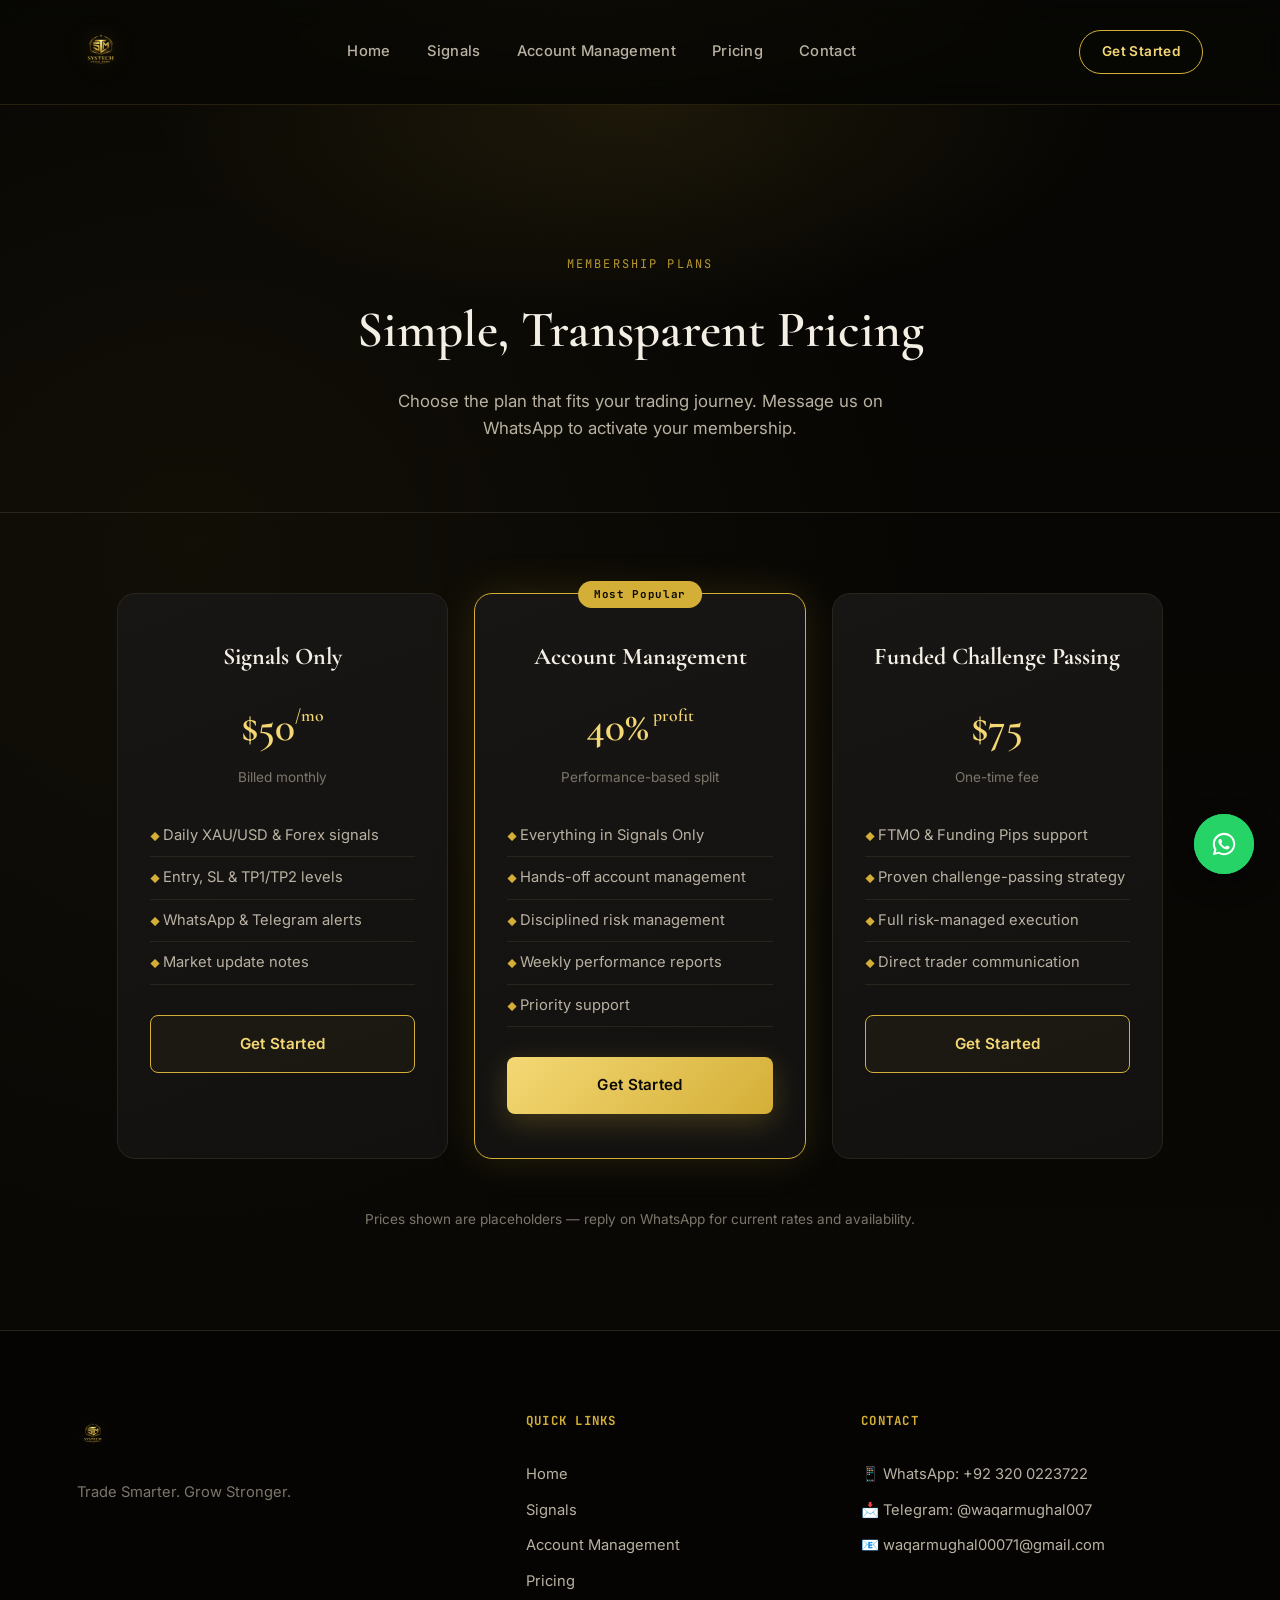
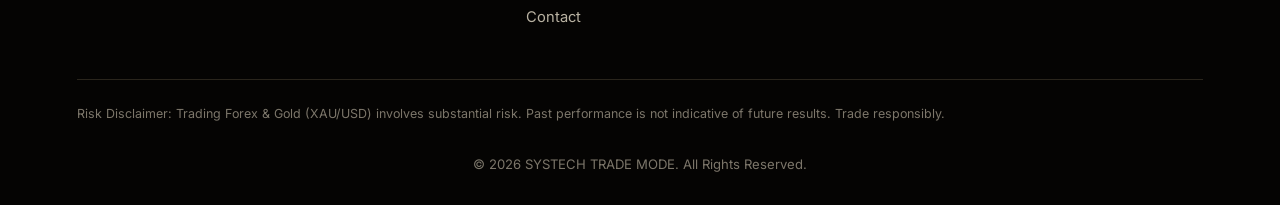
<file: pricing-1.html>
<!DOCTYPE html>
<html lang="en">
<head>
<meta charset="UTF-8">
<meta name="viewport" content="width=device-width, initial-scale=1.0">
<title>Pricing | SYSTECH TRADE MODE</title>
<meta name="description" content="Membership plans for Forex Signals, Account Management and Funded Account Passing by Systech Trade Mode.">

<link rel="preconnect" href="https://fonts.googleapis.com">
<link rel="preconnect" href="https://fonts.gstatic.com" crossorigin>
<link href="https://fonts.googleapis.com/css2?family=Cormorant+Garamond:wght@500;600;700&family=Inter:wght@400;500;600;700&family=JetBrains+Mono:wght@500&display=swap" rel="stylesheet">

<link rel="stylesheet" href="style.css">
</head>
<body>

<!-- HEADER -->
<header id="siteHeader">
  <nav>
    <div class="logo">
      <img src="logo.png" alt="SYSTECH TRADE MODE Logo">
    </div>

    <ul id="navLinks">
      <li><a href="index.html">Home</a></li>
      <li><a href="signals.html">Signals</a></li>
      <li><a href="account-management.html">Account Management</a></li>
      <li><a href="pricing.html">Pricing</a></li>
      <li><a href="contact.html">Contact</a></li>
    </ul>

    <a href="https://wa.me/923200223722" class="nav-cta">Get Started</a>

    <button id="menuToggle" aria-label="Toggle menu">
      <span></span><span></span><span></span>
    </button>
  </nav>
</header>

<!-- PAGE HERO -->
<section class="page-hero">
  <div class="eyebrow">MEMBERSHIP PLANS</div>
  <h1>Simple, Transparent Pricing</h1>
  <p>Choose the plan that fits your trading journey. Message us on WhatsApp to activate your membership.</p>
</section>

<!-- PRICING GRID -->
<section class="pricing-wrap">

  <div class="pricing-grid">

    <div class="price-card">
      <h3>Signals Only</h3>
      <div class="price-amount">$50<sup>/mo</sup></div>
      <p class="price-period">Billed monthly</p>
      <ul class="price-features">
        <li>Daily XAU/USD &amp; Forex signals</li>
        <li>Entry, SL &amp; TP1/TP2 levels</li>
        <li>WhatsApp &amp; Telegram alerts</li>
        <li>Market update notes</li>
      </ul>
      <a href="https://wa.me/923200223722" class="btn2" style="width:100%;text-align:center;">Get Started</a>
    </div>

    <div class="price-card featured">
      <span class="price-badge">Most Popular</span>
      <h3>Account Management</h3>
      <div class="price-amount">40%<sup> profit</sup></div>
      <p class="price-period">Performance-based split</p>
      <ul class="price-features">
        <li>Everything in Signals Only</li>
        <li>Hands-off account management</li>
        <li>Disciplined risk management</li>
        <li>Weekly performance reports</li>
        <li>Priority support</li>
      </ul>
      <a href="https://wa.me/923200223722" class="btn" style="width:100%;text-align:center;">Get Started</a>
    </div>

    <div class="price-card">
      <h3>Funded Challenge Passing</h3>
      <div class="price-amount">$75</div>
      <p class="price-period">One-time fee</p>
      <ul class="price-features">
        <li>FTMO &amp; Funding Pips support</li>
        <li>Proven challenge-passing strategy</li>
        <li>Full risk-managed execution</li>
        <li>Direct trader communication</li>
      </ul>
      <a href="https://wa.me/923200223722" class="btn2" style="width:100%;text-align:center;">Get Started</a>
    </div>

  </div>

  <p class="signals-note" style="margin-top:50px;">
    Prices shown are placeholders — reply on WhatsApp for current rates and availability.
  </p>

</section>

<!-- FOOTER -->
<footer id="contact">

  <div class="footer-grid">

    <div class="footer-brand">
      <img src="logo.png" alt="SYSTECH TRADE MODE" class="footer-logo">
      <p>Trade Smarter. Grow Stronger.</p>
    </div>

    <div class="footer-col">
      <h4>Quick Links</h4>
      <a href="index.html">Home</a>
      <a href="signals.html">Signals</a>
      <a href="account-management.html">Account Management</a>
      <a href="pricing.html">Pricing</a>
      <a href="contact.html">Contact</a>
    </div>

    <div class="footer-col">
      <h4>Contact</h4>
      <a href="https://wa.me/923200223722">📱 WhatsApp: +92 320 0223722</a>
      <a href="https://t.me/waqarmughal007">📩 Telegram: @waqarmughal007</a>
      <a href="mailto:waqarmughal00071@gmail.com">📧 waqarmughal00071@gmail.com</a>
    </div>

  </div>

  <p class="disclaimer">
    Risk Disclaimer: Trading Forex &amp; Gold (XAU/USD) involves substantial risk. Past performance is not indicative of future results. Trade responsibly.
  </p>

  <p class="copyright">© 2026 SYSTECH TRADE MODE. All Rights Reserved.</p>

</footer>

<!-- FLOATING WHATSAPP -->
<a href="https://wa.me/923200223722" class="whatsapp" aria-label="Chat on WhatsApp">
  <span class="whatsapp-pulse"></span>
  <svg viewBox="0 0 32 32" width="28" height="28">
    <path fill="#fff" d="M16.004 3.2c-7.07 0-12.8 5.73-12.8 12.8 0 2.26.6 4.37 1.63 6.2L3.2 28.8l6.77-1.6a12.7 12.7 0 0 0 6.03 1.53h.005c7.07 0 12.8-5.73 12.8-12.8s-5.73-12.73-12.8-12.73zm0 23.36c-1.9 0-3.68-.5-5.23-1.44l-.375-.22-3.9.92.94-3.78-.24-.39a10.44 10.44 0 0 1-1.6-5.52c0-5.8 4.72-10.5 10.53-10.5 2.8 0 5.44 1.09 7.42 3.08a10.4 10.4 0 0 1 3.08 7.43c0 5.8-4.73 10.42-10.63 10.42zm5.78-7.83c-.32-.16-1.87-.92-2.16-1.02-.29-.1-.5-.16-.71.16-.21.32-.82 1.02-1 1.23-.19.21-.37.24-.69.08-.32-.16-1.34-.5-2.55-1.58-.94-.84-1.58-1.87-1.76-2.19-.19-.32-.02-.49.14-.65.14-.14.32-.37.48-.55.16-.19.21-.32.32-.53.1-.21.05-.4-.03-.55-.08-.16-.71-1.7-.97-2.33-.26-.61-.52-.53-.71-.54h-.6c-.21 0-.55.08-.84.4-.29.32-1.1 1.08-1.1 2.63s1.13 3.05 1.29 3.26c.16.21 2.22 3.39 5.38 4.75.75.32 1.34.51 1.8.66.76.24 1.44.21 1.99.13.6-.09 1.87-.76 2.14-1.5.26-.74.26-1.37.18-1.5-.08-.13-.29-.21-.6-.37z"/>
  </svg>
</a>

<script src="script.js"></script>

</body>
</html>
</file>
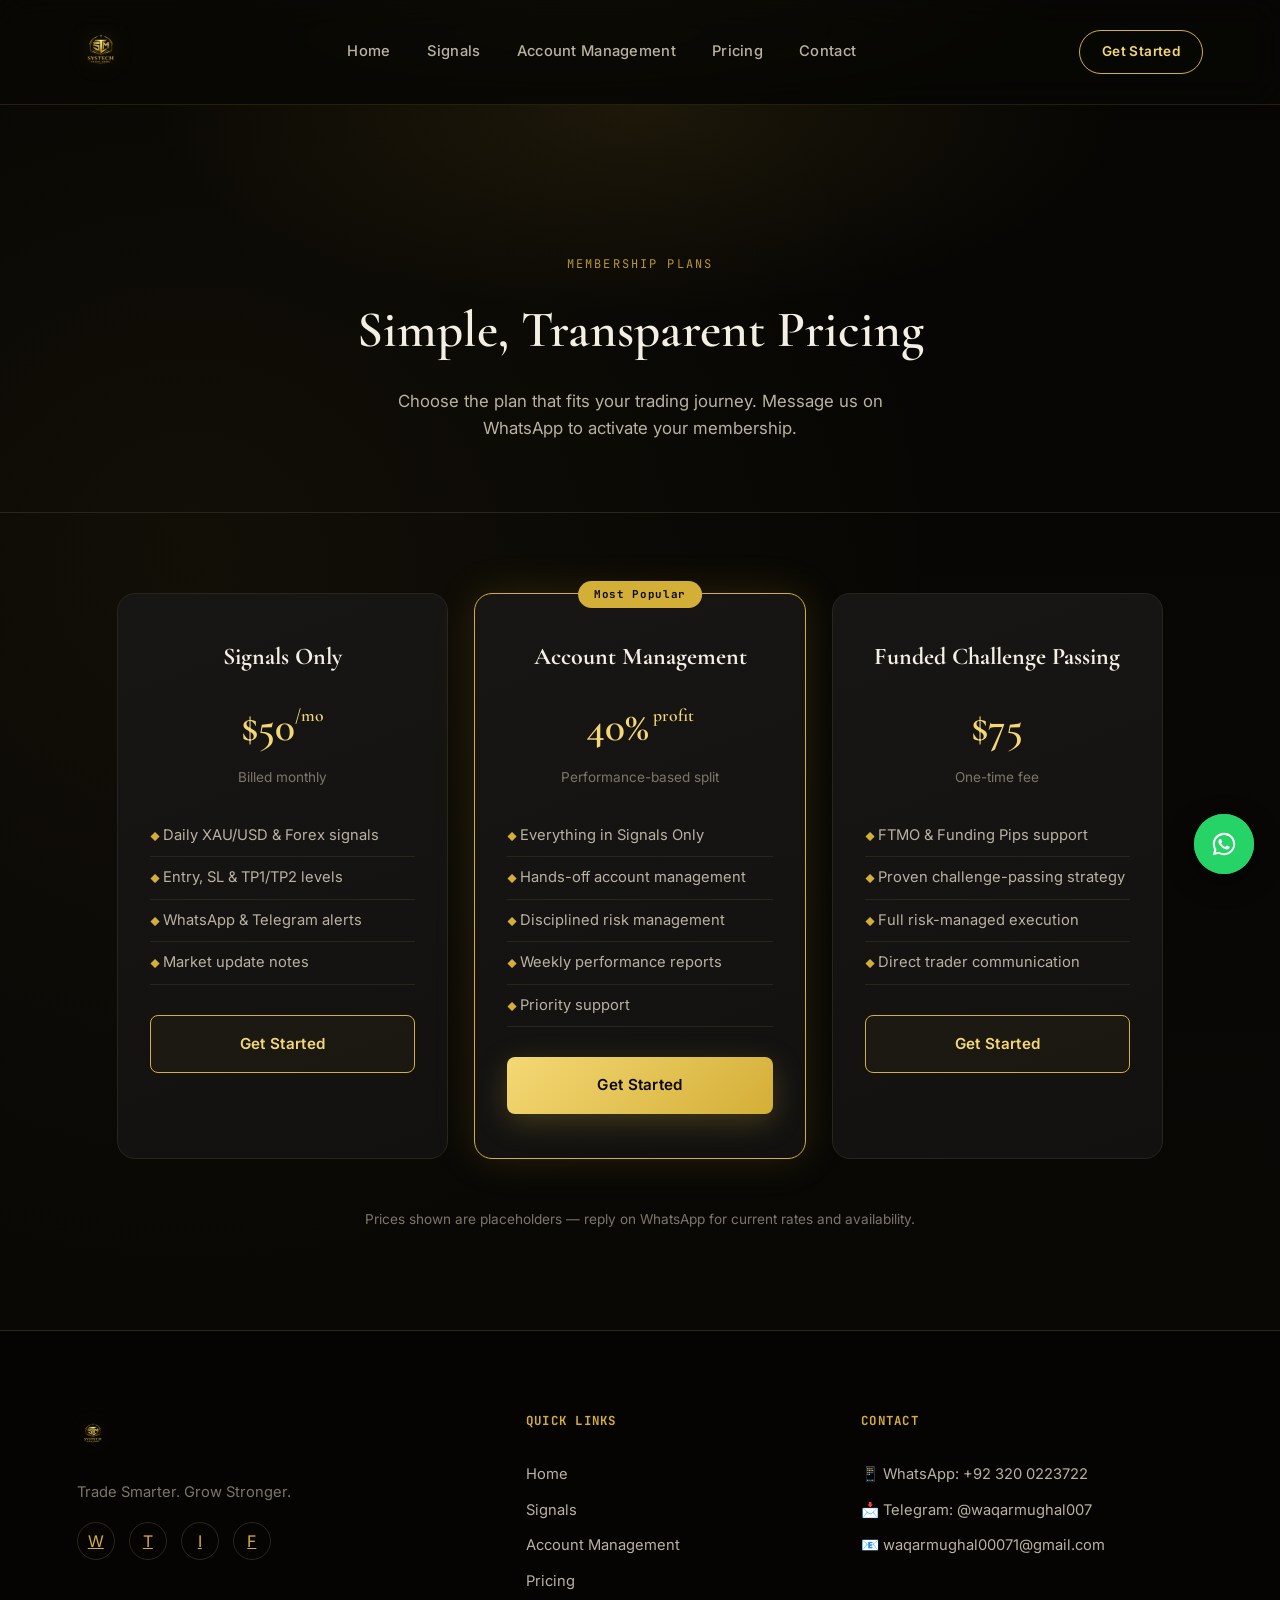
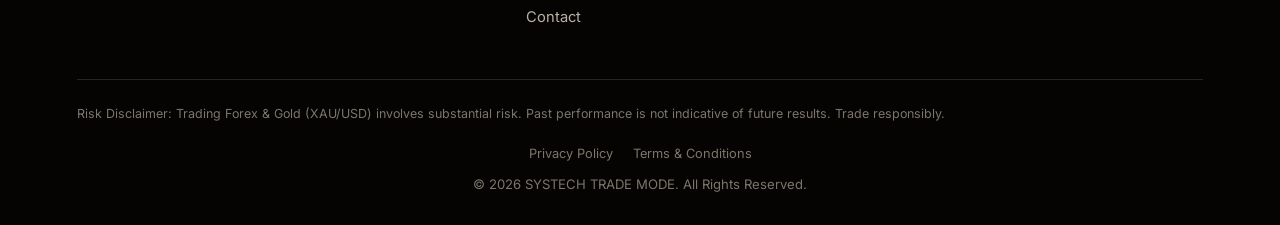
<file: pricing-2.html>
<!DOCTYPE html>
<html lang="en">
<head>
<meta charset="UTF-8">
<meta name="viewport" content="width=device-width, initial-scale=1.0">
<title>Pricing & Membership Plans | Systech Trade Mode</title>
<meta name="description" content="Simple, transparent pricing for Forex Signals, Account Management and Funded Account Passing services.">
<meta name="keywords" content="forex signals price, account management fee, funded account passing cost">
<link rel="canonical" href="https://systechtrademode.github.io/pricing.html">

<meta property="og:title" content="Pricing & Membership Plans | Systech Trade Mode">
<meta property="og:description" content="Simple, transparent pricing for Forex Signals, Account Management and Funded Account Passing services.">
<meta property="og:image" content="logo.png">
<meta property="og:type" content="website">
<meta property="og:url" content="https://systechtrademode.github.io/pricing.html">

<link rel="preconnect" href="https://fonts.googleapis.com">
<link rel="preconnect" href="https://fonts.gstatic.com" crossorigin>
<link href="https://fonts.googleapis.com/css2?family=Cormorant+Garamond:wght@500;600;700&family=Inter:wght@400;500;600;700&family=JetBrains+Mono:wght@500&display=swap" rel="stylesheet">

<link rel="icon" type="image/png" href="logo.png">
<link rel="stylesheet" href="style.css">
</head>
<body>

<!-- PRELOADER -->
<div id="preloader">
  <div class="preloader-ring"></div>
</div>

<!-- HEADER -->
<header id="siteHeader">
  <nav>
    <div class="logo">
      <img src="logo.png" alt="SYSTECH TRADE MODE Logo">
    </div>

    <ul id="navLinks">
      <li><a href="index.html">Home</a></li>
      <li><a href="signals.html">Signals</a></li>
      <li><a href="account-management.html">Account Management</a></li>
      <li><a href="pricing.html">Pricing</a></li>
      <li><a href="contact.html">Contact</a></li>
    </ul>

    <a href="https://wa.me/923200223722" class="nav-cta">Get Started</a>

    <button id="menuToggle" aria-label="Toggle menu">
      <span></span><span></span><span></span>
    </button>
  </nav>
</header>

<!-- PAGE HERO -->
<section class="page-hero">
  <div class="eyebrow">MEMBERSHIP PLANS</div>
  <h1>Simple, Transparent Pricing</h1>
  <p>Choose the plan that fits your trading journey. Message us on WhatsApp to activate your membership.</p>
</section>

<!-- PRICING GRID -->
<section class="pricing-wrap">

  <div class="pricing-grid">

    <div class="price-card reveal">
      <h3>Signals Only</h3>
      <div class="price-amount">$50<sup>/mo</sup></div>
      <p class="price-period">Billed monthly</p>
      <ul class="price-features">
        <li>Daily XAU/USD &amp; Forex signals</li>
        <li>Entry, SL &amp; TP1/TP2 levels</li>
        <li>WhatsApp &amp; Telegram alerts</li>
        <li>Market update notes</li>
      </ul>
      <a href="https://wa.me/923200223722" class="btn2" style="width:100%;text-align:center;">Get Started</a>
    </div>

    <div class="price-card featured reveal">
      <span class="price-badge">Most Popular</span>
      <h3>Account Management</h3>
      <div class="price-amount">40%<sup> profit</sup></div>
      <p class="price-period">Performance-based split</p>
      <ul class="price-features">
        <li>Everything in Signals Only</li>
        <li>Hands-off account management</li>
        <li>Disciplined risk management</li>
        <li>Weekly performance reports</li>
        <li>Priority support</li>
      </ul>
      <a href="https://wa.me/923200223722" class="btn" style="width:100%;text-align:center;">Get Started</a>
    </div>

    <div class="price-card reveal">
      <h3>Funded Challenge Passing</h3>
      <div class="price-amount">$75</div>
      <p class="price-period">One-time fee</p>
      <ul class="price-features">
        <li>FTMO &amp; Funding Pips support</li>
        <li>Proven challenge-passing strategy</li>
        <li>Full risk-managed execution</li>
        <li>Direct trader communication</li>
      </ul>
      <a href="https://wa.me/923200223722" class="btn2" style="width:100%;text-align:center;">Get Started</a>
    </div>

  </div>

  <p class="signals-note" style="margin-top:50px;">
    Prices shown are placeholders — reply on WhatsApp for current rates and availability.
  </p>

</section>

<!-- FOOTER -->
<footer id="contact">

  <div class="footer-grid">

    <div class="footer-brand">
      <img src="logo.png" alt="SYSTECH TRADE MODE" class="footer-logo">
      <p>Trade Smarter. Grow Stronger.</p>
      <div class="footer-socials">
        <a href="https://wa.me/923200223722" aria-label="WhatsApp">W</a>
        <a href="https://t.me/waqarmughal007" aria-label="Telegram">T</a>
        <a href="#" aria-label="Instagram">I</a>
        <a href="#" aria-label="Facebook">F</a>
      </div>
    </div>

    <div class="footer-col">
      <h4>Quick Links</h4>
      <a href="index.html">Home</a>
      <a href="signals.html">Signals</a>
      <a href="account-management.html">Account Management</a>
      <a href="pricing.html">Pricing</a>
      <a href="contact.html">Contact</a>
    </div>

    <div class="footer-col">
      <h4>Contact</h4>
      <a href="https://wa.me/923200223722">📱 WhatsApp: +92 320 0223722</a>
      <a href="https://t.me/waqarmughal007">📩 Telegram: @waqarmughal007</a>
      <a href="mailto:waqarmughal00071@gmail.com">📧 waqarmughal00071@gmail.com</a>
    </div>

  </div>

  <p class="disclaimer">
    Risk Disclaimer: Trading Forex &amp; Gold (XAU/USD) involves substantial risk. Past performance is not indicative of future results. Trade responsibly.
  </p>

  <div class="footer-legal">
    <a href="privacy.html">Privacy Policy</a>
    <a href="terms.html">Terms &amp; Conditions</a>
  </div>

  <p class="copyright">© 2026 SYSTECH TRADE MODE. All Rights Reserved.</p>

</footer>

<!-- BACK TO TOP -->
<a href="#" id="backToTop" class="back-to-top" aria-label="Back to top">↑</a>

<!-- FLOATING WHATSAPP -->
<a href="https://wa.me/923200223722" class="whatsapp" aria-label="Chat on WhatsApp">
  <span class="whatsapp-pulse"></span>
  <svg viewBox="0 0 32 32" width="28" height="28">
    <path fill="#fff" d="M16.004 3.2c-7.07 0-12.8 5.73-12.8 12.8 0 2.26.6 4.37 1.63 6.2L3.2 28.8l6.77-1.6a12.7 12.7 0 0 0 6.03 1.53h.005c7.07 0 12.8-5.73 12.8-12.8s-5.73-12.73-12.8-12.73zm0 23.36c-1.9 0-3.68-.5-5.23-1.44l-.375-.22-3.9.92.94-3.78-.24-.39a10.44 10.44 0 0 1-1.6-5.52c0-5.8 4.72-10.5 10.53-10.5 2.8 0 5.44 1.09 7.42 3.08a10.4 10.4 0 0 1 3.08 7.43c0 5.8-4.73 10.42-10.63 10.42zm5.78-7.83c-.32-.16-1.87-.92-2.16-1.02-.29-.1-.5-.16-.71.16-.21.32-.82 1.02-1 1.23-.19.21-.37.24-.69.08-.32-.16-1.34-.5-2.55-1.58-.94-.84-1.58-1.87-1.76-2.19-.19-.32-.02-.49.14-.65.14-.14.32-.37.48-.55.16-.19.21-.32.32-.53.1-.21.05-.4-.03-.55-.08-.16-.71-1.7-.97-2.33-.26-.61-.52-.53-.71-.54h-.6c-.21 0-.55.08-.84.4-.29.32-1.1 1.08-1.1 2.63s1.13 3.05 1.29 3.26c.16.21 2.22 3.39 5.38 4.75.75.32 1.34.51 1.8.66.76.24 1.44.21 1.99.13.6-.09 1.87-.76 2.14-1.5.26-.74.26-1.37.18-1.5-.08-.13-.29-.21-.6-.37z"/>
  </svg>
</a>

<script src="script.js"></script>

</body>
</html>
</file>
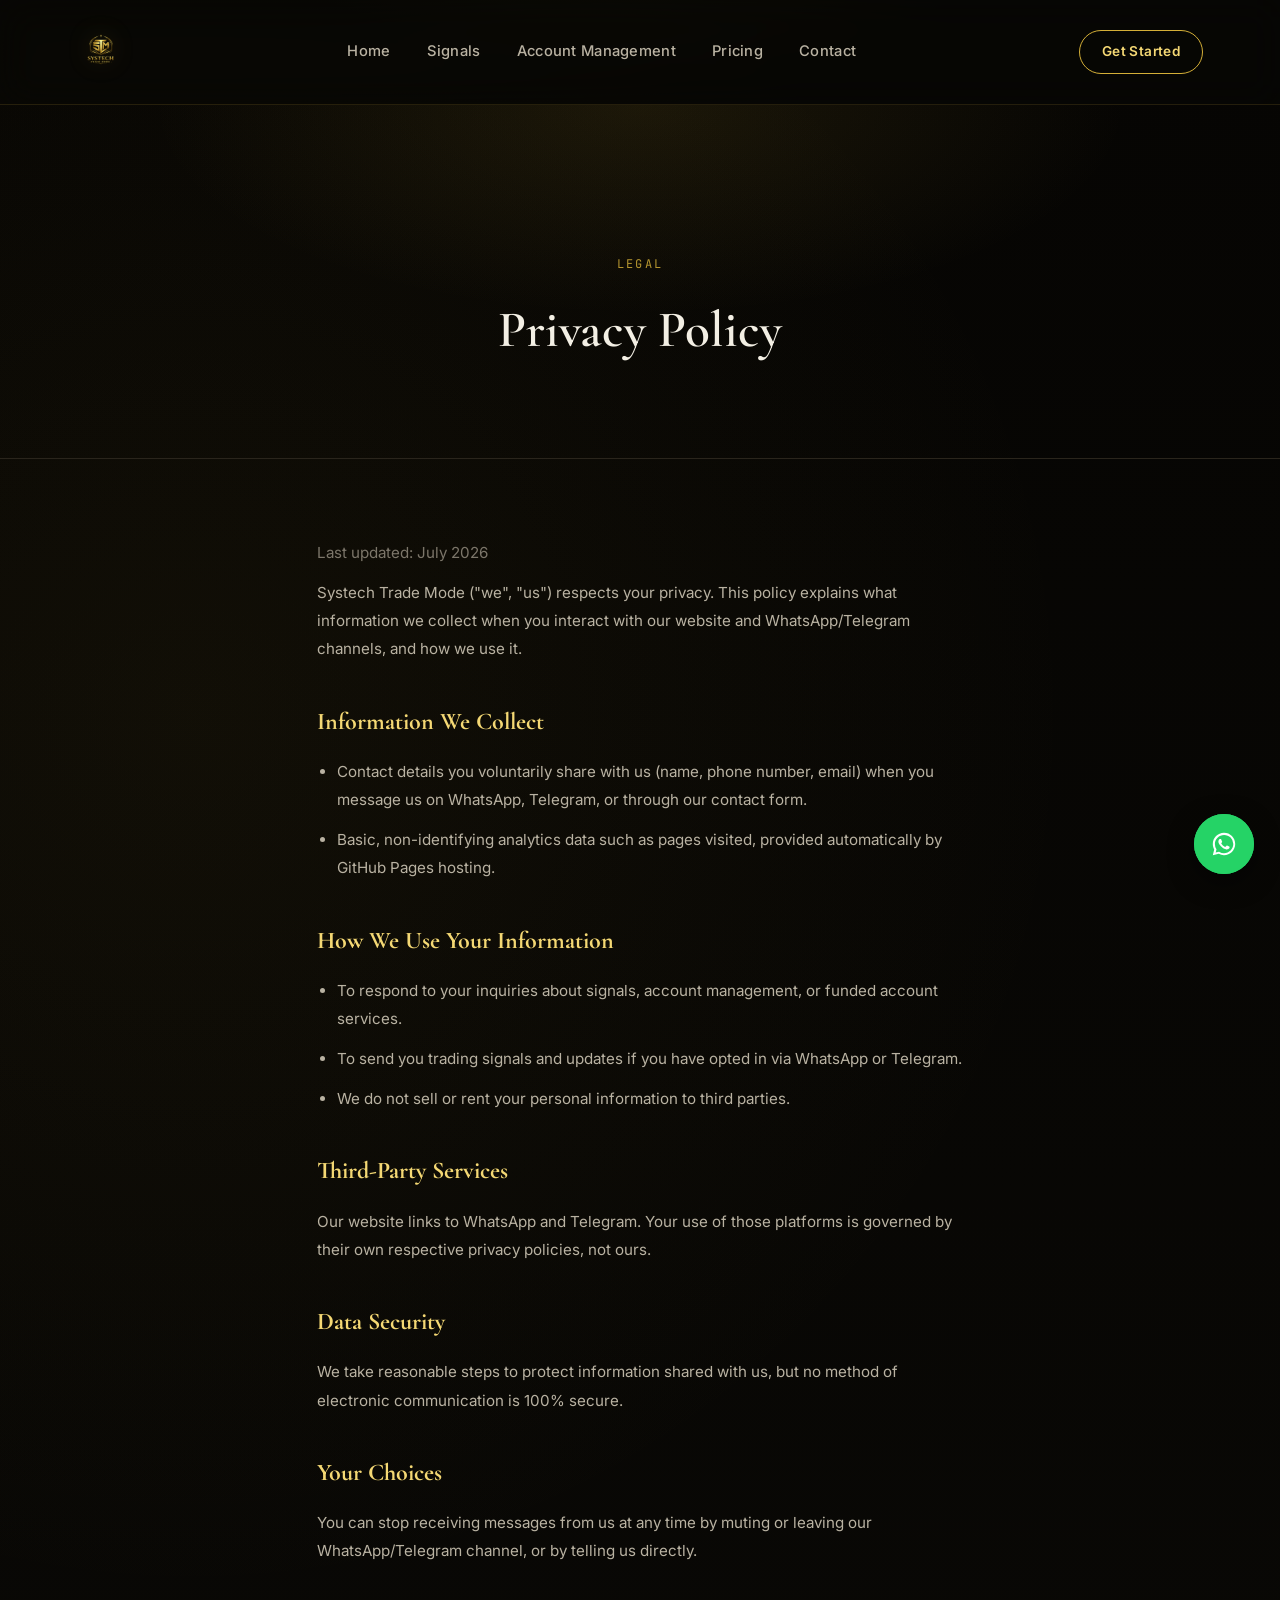
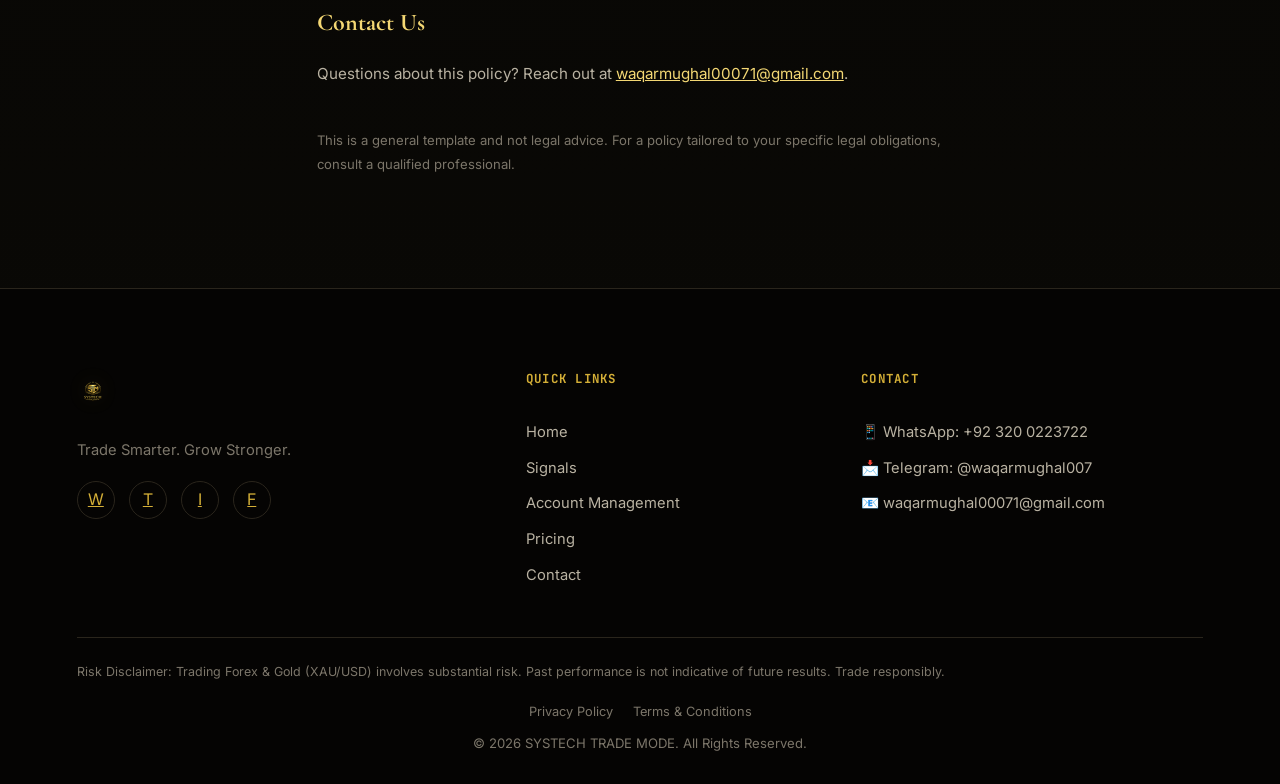
<file: privacy.html>
<!DOCTYPE html>
<html lang="en">
<head>
<meta charset="UTF-8">
<meta name="viewport" content="width=device-width, initial-scale=1.0">
<title>Privacy Policy | Systech Trade Mode</title>
<meta name="description" content="Privacy Policy for Systech Trade Mode - how we handle your information.">
<link rel="canonical" href="https://systechtrademode.github.io/privacy.html">

<link rel="preconnect" href="https://fonts.googleapis.com">
<link rel="preconnect" href="https://fonts.gstatic.com" crossorigin>
<link href="https://fonts.googleapis.com/css2?family=Cormorant+Garamond:wght@500;600;700&family=Inter:wght@400;500;600;700&family=JetBrains+Mono:wght@500&display=swap" rel="stylesheet">

<link rel="icon" type="image/png" href="logo.png">
<link rel="stylesheet" href="style.css">
</head>
<body>

<!-- PRELOADER -->
<div id="preloader">
  <div class="preloader-ring"></div>
</div>

<!-- HEADER -->
<header id="siteHeader">
  <nav>
    <div class="logo">
      <img src="logo.png" alt="SYSTECH TRADE MODE Logo">
    </div>

    <ul id="navLinks">
      <li><a href="index.html">Home</a></li>
      <li><a href="signals.html">Signals</a></li>
      <li><a href="account-management.html">Account Management</a></li>
      <li><a href="pricing.html">Pricing</a></li>
      <li><a href="contact.html">Contact</a></li>
    </ul>

    <a href="https://wa.me/923200223722" class="nav-cta">Get Started</a>

    <button id="menuToggle" aria-label="Toggle menu">
      <span></span><span></span><span></span>
    </button>
  </nav>
</header>

<!-- PAGE HERO -->
<section class="page-hero">
  <div class="eyebrow">LEGAL</div>
  <h1>Privacy Policy</h1>
</section>

<section class="legal-wrap">
  <p class="legal-updated">Last updated: July 2026</p>

  <p>Systech Trade Mode ("we", "us") respects your privacy. This policy explains what information we collect when you interact with our website and WhatsApp/Telegram channels, and how we use it.</p>

  <h2>Information We Collect</h2>
  <ul>
    <li>Contact details you voluntarily share with us (name, phone number, email) when you message us on WhatsApp, Telegram, or through our contact form.</li>
    <li>Basic, non-identifying analytics data such as pages visited, provided automatically by GitHub Pages hosting.</li>
  </ul>

  <h2>How We Use Your Information</h2>
  <ul>
    <li>To respond to your inquiries about signals, account management, or funded account services.</li>
    <li>To send you trading signals and updates if you have opted in via WhatsApp or Telegram.</li>
    <li>We do not sell or rent your personal information to third parties.</li>
  </ul>

  <h2>Third-Party Services</h2>
  <p>Our website links to WhatsApp and Telegram. Your use of those platforms is governed by their own respective privacy policies, not ours.</p>

  <h2>Data Security</h2>
  <p>We take reasonable steps to protect information shared with us, but no method of electronic communication is 100% secure.</p>

  <h2>Your Choices</h2>
  <p>You can stop receiving messages from us at any time by muting or leaving our WhatsApp/Telegram channel, or by telling us directly.</p>

  <h2>Contact Us</h2>
  <p>Questions about this policy? Reach out at <a href="mailto:waqarmughal00071@gmail.com" style="color:var(--gold-bright);">waqarmughal00071@gmail.com</a>.</p>

  <p style="margin-top:40px;font-size:.82rem;color:var(--ink-faint);">This is a general template and not legal advice. For a policy tailored to your specific legal obligations, consult a qualified professional.</p>
</section>

<!-- FOOTER -->
<footer id="contact">

  <div class="footer-grid">

    <div class="footer-brand">
      <img src="logo.png" alt="SYSTECH TRADE MODE" class="footer-logo">
      <p>Trade Smarter. Grow Stronger.</p>
      <div class="footer-socials">
        <a href="https://wa.me/923200223722" aria-label="WhatsApp">W</a>
        <a href="https://t.me/waqarmughal007" aria-label="Telegram">T</a>
        <a href="#" aria-label="Instagram">I</a>
        <a href="#" aria-label="Facebook">F</a>
      </div>
    </div>

    <div class="footer-col">
      <h4>Quick Links</h4>
      <a href="index.html">Home</a>
      <a href="signals.html">Signals</a>
      <a href="account-management.html">Account Management</a>
      <a href="pricing.html">Pricing</a>
      <a href="contact.html">Contact</a>
    </div>

    <div class="footer-col">
      <h4>Contact</h4>
      <a href="https://wa.me/923200223722">📱 WhatsApp: +92 320 0223722</a>
      <a href="https://t.me/waqarmughal007">📩 Telegram: @waqarmughal007</a>
      <a href="mailto:waqarmughal00071@gmail.com">📧 waqarmughal00071@gmail.com</a>
    </div>

  </div>

  <p class="disclaimer">
    Risk Disclaimer: Trading Forex &amp; Gold (XAU/USD) involves substantial risk. Past performance is not indicative of future results. Trade responsibly.
  </p>

  <div class="footer-legal">
    <a href="privacy.html">Privacy Policy</a>
    <a href="terms.html">Terms &amp; Conditions</a>
  </div>

  <p class="copyright">© 2026 SYSTECH TRADE MODE. All Rights Reserved.</p>

</footer>

<!-- BACK TO TOP -->
<a href="#" id="backToTop" class="back-to-top" aria-label="Back to top">↑</a>

<!-- FLOATING WHATSAPP -->
<a href="https://wa.me/923200223722" class="whatsapp" aria-label="Chat on WhatsApp">
  <span class="whatsapp-pulse"></span>
  <svg viewBox="0 0 32 32" width="28" height="28">
    <path fill="#fff" d="M16.004 3.2c-7.07 0-12.8 5.73-12.8 12.8 0 2.26.6 4.37 1.63 6.2L3.2 28.8l6.77-1.6a12.7 12.7 0 0 0 6.03 1.53h.005c7.07 0 12.8-5.73 12.8-12.8s-5.73-12.73-12.8-12.73zm0 23.36c-1.9 0-3.68-.5-5.23-1.44l-.375-.22-3.9.92.94-3.78-.24-.39a10.44 10.44 0 0 1-1.6-5.52c0-5.8 4.72-10.5 10.53-10.5 2.8 0 5.44 1.09 7.42 3.08a10.4 10.4 0 0 1 3.08 7.43c0 5.8-4.73 10.42-10.63 10.42zm5.78-7.83c-.32-.16-1.87-.92-2.16-1.02-.29-.1-.5-.16-.71.16-.21.32-.82 1.02-1 1.23-.19.21-.37.24-.69.08-.32-.16-1.34-.5-2.55-1.58-.94-.84-1.58-1.87-1.76-2.19-.19-.32-.02-.49.14-.65.14-.14.32-.37.48-.55.16-.19.21-.32.32-.53.1-.21.05-.4-.03-.55-.08-.16-.71-1.7-.97-2.33-.26-.61-.52-.53-.71-.54h-.6c-.21 0-.55.08-.84.4-.29.32-1.1 1.08-1.1 2.63s1.13 3.05 1.29 3.26c.16.21 2.22 3.39 5.38 4.75.75.32 1.34.51 1.8.66.76.24 1.44.21 1.99.13.6-.09 1.87-.76 2.14-1.5.26-.74.26-1.37.18-1.5-.08-.13-.29-.21-.6-.37z"/>
  </svg>
</a>

<script src="script.js"></script>

</body>
</html>
</file>
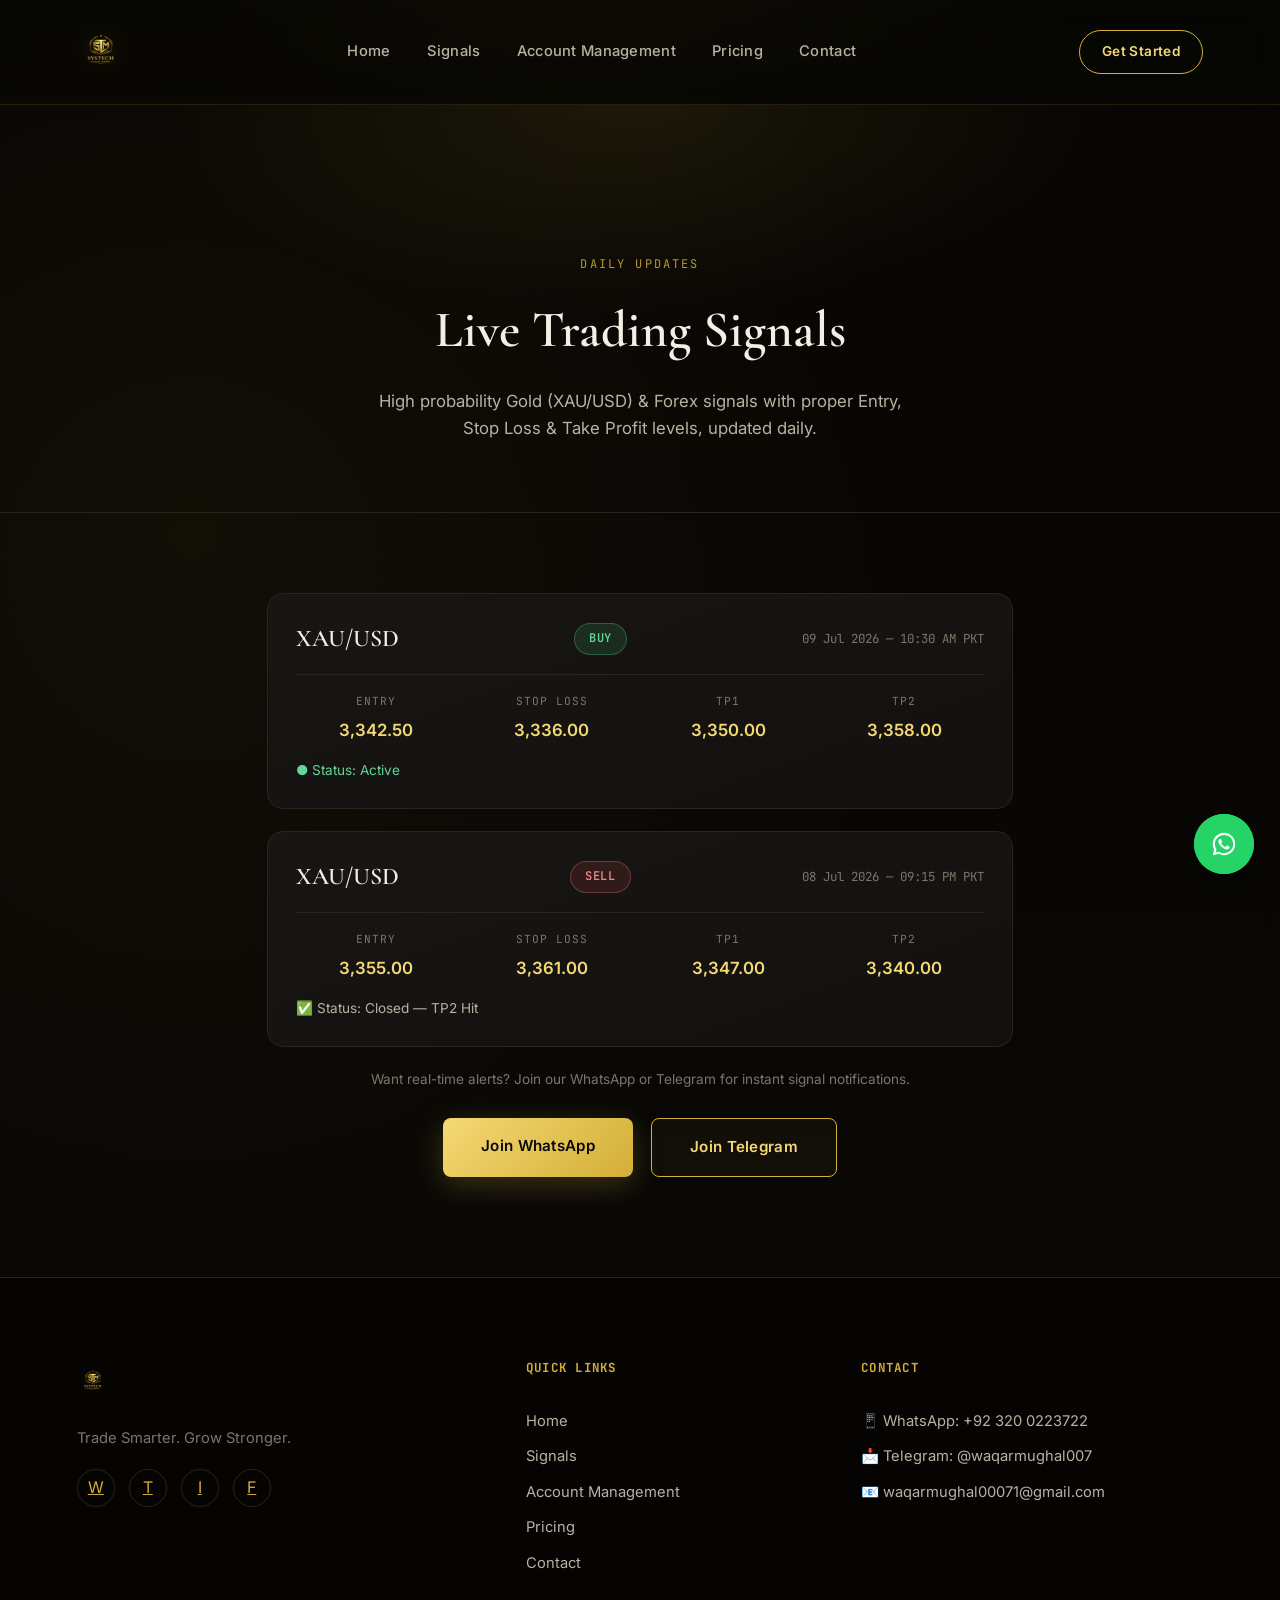
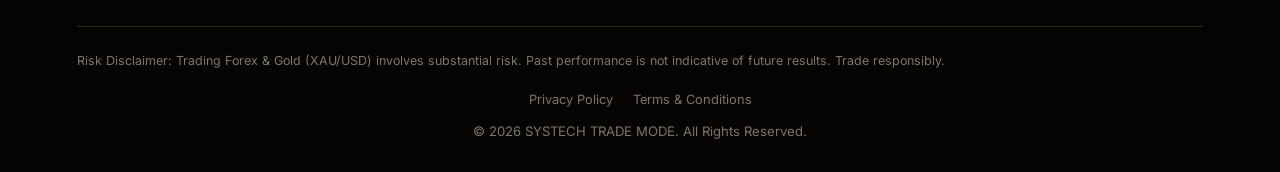
<file: signals-1.html>
<!DOCTYPE html>
<html lang="en">
<head>
<meta charset="UTF-8">
<meta name="viewport" content="width=device-width, initial-scale=1.0">
<title>Live XAU/USD & Forex Signals | Systech Trade Mode</title>
<meta name="description" content="Daily high-probability Gold (XAU/USD) and Forex signals with Entry, SL & TP, updated live by Systech Trade Mode.">
<meta name="keywords" content="forex signals, gold signals today, XAUUSD live signals, entry SL TP">
<link rel="canonical" href="https://systechtrademode.github.io/signals.html">

<meta property="og:title" content="Live XAU/USD & Forex Signals | Systech Trade Mode">
<meta property="og:description" content="Daily high-probability Gold (XAU/USD) and Forex signals with Entry, SL & TP, updated live by Systech Trade Mode.">
<meta property="og:image" content="logo.png">
<meta property="og:type" content="website">
<meta property="og:url" content="https://systechtrademode.github.io/signals.html">

<link rel="preconnect" href="https://fonts.googleapis.com">
<link rel="preconnect" href="https://fonts.gstatic.com" crossorigin>
<link href="https://fonts.googleapis.com/css2?family=Cormorant+Garamond:wght@500;600;700&family=Inter:wght@400;500;600;700&family=JetBrains+Mono:wght@500&display=swap" rel="stylesheet">

<link rel="icon" type="image/png" href="logo.png">
<link rel="stylesheet" href="style.css">
</head>
<body>

<!-- PRELOADER -->
<div id="preloader">
  <div class="preloader-ring"></div>
</div>

<!-- HEADER -->
<header id="siteHeader">
  <nav>
    <div class="logo">
      <img src="logo.png" alt="SYSTECH TRADE MODE Logo">
    </div>

    <ul id="navLinks">
      <li><a href="index.html">Home</a></li>
      <li><a href="signals.html">Signals</a></li>
      <li><a href="account-management.html">Account Management</a></li>
      <li><a href="pricing.html">Pricing</a></li>
      <li><a href="contact.html">Contact</a></li>
    </ul>

    <a href="https://wa.me/923200223722" class="nav-cta">Get Started</a>

    <button id="menuToggle" aria-label="Toggle menu">
      <span></span><span></span><span></span>
    </button>
  </nav>
</header>

<!-- PAGE HERO -->
<section class="page-hero">
  <div class="eyebrow">DAILY UPDATES</div>
  <h1>Live Trading Signals</h1>
  <p>High probability Gold (XAU/USD) &amp; Forex signals with proper Entry, Stop Loss &amp; Take Profit levels, updated daily.</p>
</section>

<!-- SIGNALS LIST -->
<section class="signals-wrap">

  <!-- ============================================
       COPY ONE "signal-card" BLOCK BELOW FOR EACH
       NEW SIGNAL YOU ADD. NEWEST SHOULD GO ON TOP.
       ============================================ -->

  <div class="signal-card reveal">
    <div class="signal-top">
      <span class="signal-pair">XAU/USD</span>
      <span class="signal-tag buy">BUY</span>
      <span class="signal-date">09 Jul 2026 — 10:30 AM PKT</span>
    </div>

    <div class="signal-grid">
      <div class="signal-stat">
        <span>Entry</span>
        <strong>3,342.50</strong>
      </div>
      <div class="signal-stat">
        <span>Stop Loss</span>
        <strong>3,336.00</strong>
      </div>
      <div class="signal-stat">
        <span>TP1</span>
        <strong>3,350.00</strong>
      </div>
      <div class="signal-stat">
        <span>TP2</span>
        <strong>3,358.00</strong>
      </div>
    </div>

    <p class="signal-status active">● Status: Active</p>
  </div>

  <div class="signal-card reveal">
    <div class="signal-top">
      <span class="signal-pair">XAU/USD</span>
      <span class="signal-tag sell">SELL</span>
      <span class="signal-date">08 Jul 2026 — 09:15 PM PKT</span>
    </div>

    <div class="signal-grid">
      <div class="signal-stat">
        <span>Entry</span>
        <strong>3,355.00</strong>
      </div>
      <div class="signal-stat">
        <span>Stop Loss</span>
        <strong>3,361.00</strong>
      </div>
      <div class="signal-stat">
        <span>TP1</span>
        <strong>3,347.00</strong>
      </div>
      <div class="signal-stat">
        <span>TP2</span>
        <strong>3,340.00</strong>
      </div>
    </div>

    <p class="signal-status">✅ Status: Closed — TP2 Hit</p>
  </div>

  <p class="signals-note">Want real-time alerts? Join our WhatsApp or Telegram for instant signal notifications.</p>

  <div class="buttons" style="margin-top:28px;">
    <a href="https://wa.me/923200223722" class="btn">Join WhatsApp</a>
    <a href="https://t.me/waqarmughal007" class="btn2">Join Telegram</a>
  </div>

</section>

<!-- FOOTER -->
<footer id="contact">

  <div class="footer-grid">

    <div class="footer-brand">
      <img src="logo.png" alt="SYSTECH TRADE MODE" class="footer-logo">
      <p>Trade Smarter. Grow Stronger.</p>
      <div class="footer-socials">
        <a href="https://wa.me/923200223722" aria-label="WhatsApp">W</a>
        <a href="https://t.me/waqarmughal007" aria-label="Telegram">T</a>
        <a href="#" aria-label="Instagram">I</a>
        <a href="#" aria-label="Facebook">F</a>
      </div>
    </div>

    <div class="footer-col">
      <h4>Quick Links</h4>
      <a href="index.html">Home</a>
      <a href="signals.html">Signals</a>
      <a href="account-management.html">Account Management</a>
      <a href="pricing.html">Pricing</a>
      <a href="contact.html">Contact</a>
    </div>

    <div class="footer-col">
      <h4>Contact</h4>
      <a href="https://wa.me/923200223722">📱 WhatsApp: +92 320 0223722</a>
      <a href="https://t.me/waqarmughal007">📩 Telegram: @waqarmughal007</a>
      <a href="mailto:waqarmughal00071@gmail.com">📧 waqarmughal00071@gmail.com</a>
    </div>

  </div>

  <p class="disclaimer">
    Risk Disclaimer: Trading Forex &amp; Gold (XAU/USD) involves substantial risk. Past performance is not indicative of future results. Trade responsibly.
  </p>

  <div class="footer-legal">
    <a href="privacy.html">Privacy Policy</a>
    <a href="terms.html">Terms &amp; Conditions</a>
  </div>

  <p class="copyright">© 2026 SYSTECH TRADE MODE. All Rights Reserved.</p>

</footer>

<!-- BACK TO TOP -->
<a href="#" id="backToTop" class="back-to-top" aria-label="Back to top">↑</a>

<!-- FLOATING WHATSAPP -->
<a href="https://wa.me/923200223722" class="whatsapp" aria-label="Chat on WhatsApp">
  <span class="whatsapp-pulse"></span>
  <svg viewBox="0 0 32 32" width="28" height="28">
    <path fill="#fff" d="M16.004 3.2c-7.07 0-12.8 5.73-12.8 12.8 0 2.26.6 4.37 1.63 6.2L3.2 28.8l6.77-1.6a12.7 12.7 0 0 0 6.03 1.53h.005c7.07 0 12.8-5.73 12.8-12.8s-5.73-12.73-12.8-12.73zm0 23.36c-1.9 0-3.68-.5-5.23-1.44l-.375-.22-3.9.92.94-3.78-.24-.39a10.44 10.44 0 0 1-1.6-5.52c0-5.8 4.72-10.5 10.53-10.5 2.8 0 5.44 1.09 7.42 3.08a10.4 10.4 0 0 1 3.08 7.43c0 5.8-4.73 10.42-10.63 10.42zm5.78-7.83c-.32-.16-1.87-.92-2.16-1.02-.29-.1-.5-.16-.71.16-.21.32-.82 1.02-1 1.23-.19.21-.37.24-.69.08-.32-.16-1.34-.5-2.55-1.58-.94-.84-1.58-1.87-1.76-2.19-.19-.32-.02-.49.14-.65.14-.14.32-.37.48-.55.16-.19.21-.32.32-.53.1-.21.05-.4-.03-.55-.08-.16-.71-1.7-.97-2.33-.26-.61-.52-.53-.71-.54h-.6c-.21 0-.55.08-.84.4-.29.32-1.1 1.08-1.1 2.63s1.13 3.05 1.29 3.26c.16.21 2.22 3.39 5.38 4.75.75.32 1.34.51 1.8.66.76.24 1.44.21 1.99.13.6-.09 1.87-.76 2.14-1.5.26-.74.26-1.37.18-1.5-.08-.13-.29-.21-.6-.37z"/>
  </svg>
</a>

<script src="script.js"></script>

</body>
</html>
</file>
<file: style.css>
/* ============================================
   SYSTECH TRADE MODE — Premium Black & Gold
   ============================================ */

:root{
  --void:#060503;
  --panel:#121110;
  --panel-2:#181614;
  --line:#2a251c;

  --gold:#d4af37;
  --gold-bright:#f4d874;
  --gold-deep:#8a6a22;

  --ink:#f3efe4;
  --ink-muted:#b9b2a2;
  --ink-faint:#7c766a;

  --serif:'Cormorant Garamond', serif;
  --sans:'Inter', sans-serif;
  --mono:'JetBrains Mono', monospace;

  --ease:cubic-bezier(.16,.8,.24,1);
}

*{
  margin:0;
  padding:0;
  box-sizing:border-box;
}

html{
  scroll-behavior:smooth;
}

body{
  font-family:var(--sans);
  background:
    radial-gradient(ellipse 900px 500px at 50% -10%, rgba(212,175,55,.14), transparent 60%),
    radial-gradient(circle at 15% 30%, rgba(212,175,55,.05), transparent 45%),
    linear-gradient(180deg, var(--void) 0%, #0a0906 100%);
  color:var(--ink);
  overflow-x:hidden;
  line-height:1.6;
}

a{ color:inherit; }

::selection{
  background:var(--gold);
  color:#0a0906;
}

/* Focus visibility for accessibility */
a:focus-visible, button:focus-visible{
  outline:2px solid var(--gold-bright);
  outline-offset:3px;
}

/* ============ HEADER / GLASSMORPHISM NAV ============ */

header{
  width:100%;
  padding:16px 6%;
  position:sticky;
  top:0;
  background:rgba(9,8,6,.55);
  backdrop-filter:blur(18px) saturate(140%);
  -webkit-backdrop-filter:blur(18px) saturate(140%);
  border-bottom:1px solid rgba(212,175,55,.15);
  z-index:1000;
  transition:background .3s var(--ease), padding .3s var(--ease);
}

nav{
  display:flex;
  justify-content:space-between;
  align-items:center;
  max-width:1300px;
  margin:0 auto;
  position:relative;
}

.logo img{
  height:72px;
  width:auto;
  display:block;
  filter:drop-shadow(0 0 12px rgba(212,175,55,.25));
  transition:filter .3s var(--ease);
}

.logo img:hover{
  filter:drop-shadow(0 0 18px rgba(212,175,55,.45));
}

nav ul{
  list-style:none;
  display:flex;
  align-items:center;
  gap:8px;
}

nav ul li a{
  position:relative;
  display:inline-block;
  padding:8px 14px;
  color:var(--ink-muted);
  text-decoration:none;
  font-size:.92rem;
  font-weight:500;
  letter-spacing:.02em;
  transition:color .25s var(--ease);
}

nav ul li a::after{
  content:"";
  position:absolute;
  left:14px;
  right:14px;
  bottom:4px;
  height:1px;
  background:var(--gold);
  transform:scaleX(0);
  transform-origin:left;
  transition:transform .3s var(--ease);
}

nav ul li a:hover{
  color:var(--gold-bright);
}

nav ul li a:hover::after{
  transform:scaleX(1);
}

nav ul li a.active-link{
  color:var(--gold-bright);
}

nav ul li a.active-link::after{
  transform:scaleX(1);
}

.nav-cta{
  display:inline-block;
  padding:10px 22px;
  border:1px solid var(--gold);
  border-radius:30px;
  color:var(--gold-bright) !important;
  text-decoration:none;
  font-size:.85rem;
  font-weight:600;
  letter-spacing:.03em;
  transition:all .3s var(--ease);
  white-space:nowrap;
}

.nav-cta:hover{
  background:var(--gold);
  color:#0a0906 !important;
  box-shadow:0 0 22px rgba(212,175,55,.4);
}

#menuToggle{
  display:none;
  flex-direction:column;
  justify-content:center;
  gap:5px;
  width:34px;
  height:34px;
  background:none;
  border:none;
  cursor:pointer;
  z-index:1100;
}

#menuToggle span{
  display:block;
  height:2px;
  width:100%;
  background:var(--gold);
  border-radius:2px;
  transition:transform .3s var(--ease), opacity .3s var(--ease);
}

#menuToggle.active span:nth-child(1){ transform:translateY(7px) rotate(45deg); }
#menuToggle.active span:nth-child(2){ opacity:0; }
#menuToggle.active span:nth-child(3){ transform:translateY(-7px) rotate(-45deg); }

/* ============ HERO ============ */

.hero{
  text-align:center;
  padding:150px 20px 110px;
  position:relative;
  overflow:hidden;
  isolation:isolate;
}

.chart-bg{
  position:absolute;
  inset:0;
  z-index:-1;
  opacity:.5;
  mask-image:linear-gradient(to bottom, transparent, black 25%, black 75%, transparent);
}

.chart-line{
  position:absolute;
  bottom:0;
  left:0;
  width:100%;
  height:55%;
}

.chart-path{
  fill:none;
  stroke:var(--gold);
  stroke-width:2;
  stroke-linecap:round;
  stroke-linejoin:round;
  stroke-dasharray:2000;
  stroke-dashoffset:2000;
  animation:draw-line 3.5s var(--ease) forwards .3s;
  filter:drop-shadow(0 0 8px rgba(212,175,55,.5));
}

@keyframes draw-line{
  to{ stroke-dashoffset:0; }
}

.candles{
  position:absolute;
  bottom:0;
  left:0;
  width:100%;
  height:45%;
  display:flex;
  align-items:flex-end;
  gap:clamp(6px,1.4vw,16px);
  padding:0 4%;
}

.candle{
  flex:1;
  max-width:22px;
  border-radius:2px;
  opacity:0;
  transform-origin:bottom;
  animation:rise .6s var(--ease) forwards;
}

.candle.up{ background:linear-gradient(180deg, var(--gold-bright), var(--gold-deep)); }
.candle.down{ background:linear-gradient(180deg, #6a6255, #34302a); }

@keyframes rise{
  from{ opacity:0; transform:scaleY(0); }
  to{ opacity:.85; transform:scaleY(1); }
}

.eyebrow{
  font-family:var(--mono);
  font-size:.75rem;
  letter-spacing:.18em;
  color:var(--gold);
  margin-bottom:22px;
  opacity:.85;
}

.hero h1{
  font-family:var(--serif);
  font-size:clamp(2.6rem,6vw,4.6rem);
  font-weight:600;
  line-height:1.08;
  margin-bottom:24px;
  background:linear-gradient(100deg,#fff 10%, var(--gold-bright) 45%, var(--gold) 60%, #fff 90%);
  background-size:200% auto;
  -webkit-background-clip:text;
  background-clip:text;
  -webkit-text-fill-color:transparent;
  animation:shine 6s linear infinite;
}

@keyframes shine{
  to{ background-position:200% center; }
}

.hero-sub{
  color:var(--ink-muted);
  font-size:clamp(1rem,2vw,1.2rem);
  max-width:600px;
  margin:0 auto 44px;
  font-weight:400;
}

.buttons{
  display:flex;
  flex-wrap:wrap;
  justify-content:center;
  gap:18px;
}

.btn, .btn2{
  display:inline-block;
  padding:16px 38px;
  border-radius:8px;
  text-decoration:none;
  font-weight:600;
  font-size:.95rem;
  letter-spacing:.02em;
  transition:transform .3s var(--ease), box-shadow .3s var(--ease), background .3s var(--ease), color .3s var(--ease);
}

.btn{
  background:linear-gradient(135deg, var(--gold-bright), var(--gold));
  color:#0a0906;
  box-shadow:0 8px 30px rgba(212,175,55,.25);
}

.btn:hover{
  transform:translateY(-3px);
  box-shadow:0 12px 40px rgba(212,175,55,.45);
}

.btn2{
  border:1.5px solid var(--gold);
  color:var(--gold-bright);
  background:rgba(212,175,55,.04);
}

.btn2:hover{
  background:var(--gold);
  color:#0a0906;
  transform:translateY(-3px);
  box-shadow:0 12px 30px rgba(212,175,55,.3);
}

.scroll-cue{
  margin:70px auto 0;
  width:26px;
  height:42px;
  border:1.5px solid var(--gold-deep);
  border-radius:14px;
  display:flex;
  justify-content:center;
  padding-top:8px;
}

.scroll-cue span{
  width:4px;
  height:8px;
  background:var(--gold);
  border-radius:2px;
  animation:scroll-down 1.8s ease infinite;
}

@keyframes scroll-down{
  0%{ opacity:1; transform:translateY(0); }
  70%{ opacity:0; transform:translateY(14px); }
  100%{ opacity:0; transform:translateY(0); }
}

/* ============ TRUST STRIP ============ */

.trust-strip{
  display:flex;
  flex-wrap:wrap;
  justify-content:center;
  gap:14px;
  padding:34px 6%;
  border-top:1px solid var(--line);
  border-bottom:1px solid var(--line);
  background:rgba(255,255,255,.015);
}

.trust-item{
  display:flex;
  align-items:center;
  gap:10px;
  color:var(--ink-muted);
  font-size:.88rem;
  padding:6px 18px;
}

.trust-icon{
  color:var(--gold);
  font-size:.6rem;
}

/* ============ SERVICES ============ */

.services{
  padding:110px 8% 100px;
  text-align:center;
  max-width:1300px;
  margin:0 auto;
}

.section-eyebrow{
  display:inline-block;
  font-family:var(--mono);
  font-size:.72rem;
  letter-spacing:.18em;
  color:var(--gold);
  margin-bottom:14px;
}

.services h2{
  font-family:var(--serif);
  font-size:clamp(2rem,4vw,2.8rem);
  font-weight:600;
  margin-bottom:60px;
  color:var(--ink);
}

.service-container{
  display:grid;
  grid-template-columns:repeat(auto-fit,minmax(250px,1fr));
  gap:26px;
}

.card{
  background:linear-gradient(160deg, var(--panel-2), var(--panel));
  padding:40px 30px;
  border-radius:16px;
  border:1px solid var(--line);
  transition:transform .4s var(--ease), border-color .4s var(--ease), box-shadow .4s var(--ease);
  text-align:left;
  position:relative;
  overflow:hidden;
  display:block;
  text-decoration:none;
  color:inherit;
}

.card::before{
  content:"";
  position:absolute;
  inset:0;
  background:radial-gradient(circle at 30% 0%, rgba(212,175,55,.08), transparent 60%);
  opacity:0;
  transition:opacity .4s var(--ease);
}

.card:hover{
  transform:translateY(-10px);
  border-color:var(--gold-deep);
  box-shadow:0 20px 45px rgba(0,0,0,.4), 0 0 30px rgba(212,175,55,.12);
}

.card:hover::before{ opacity:1; }

.card-icon{
  font-size:1.4rem;
  color:var(--gold);
  margin-bottom:18px;
}

.card h3{
  font-family:var(--serif);
  font-size:1.4rem;
  font-weight:600;
  margin-bottom:12px;
  color:var(--gold-bright);
}

.card p{
  color:var(--ink-muted);
  line-height:1.75;
  font-size:.95rem;
}

/* ============ CTA BAND ============ */

.cta-band{
  text-align:center;
  padding:100px 8%;
  border-top:1px solid var(--line);
  background:
    radial-gradient(ellipse 700px 300px at 50% 100%, rgba(212,175,55,.1), transparent 70%),
    var(--void);
}

.cta-band h2{
  font-family:var(--serif);
  font-size:clamp(1.8rem,4vw,2.6rem);
  margin-bottom:16px;
  color:var(--ink);
}

.cta-band p{
  color:var(--ink-muted);
  margin-bottom:36px;
  font-size:1.05rem;
}

/* ============ FOOTER ============ */

footer{
  background:#050403;
  padding:80px 6% 30px;
  border-top:1px solid var(--line);
}

.footer-grid{
  display:grid;
  grid-template-columns:1.4fr 1fr 1.2fr;
  gap:50px;
  max-width:1200px;
  margin:0 auto 50px;
}

.footer-brand .footer-logo{
  height:48px;
  margin-bottom:14px;
  filter:drop-shadow(0 0 10px rgba(212,175,55,.2));
}

.footer-brand p{
  color:var(--ink-faint);
  font-size:.92rem;
}

.footer-col h4{
  font-family:var(--mono);
  font-size:.78rem;
  letter-spacing:.1em;
  color:var(--gold);
  margin-bottom:20px;
  text-transform:uppercase;
}

.footer-col{
  display:flex;
  flex-direction:column;
  gap:12px;
}

.footer-col a{
  color:var(--ink-muted);
  text-decoration:none;
  font-size:.92rem;
  transition:color .25s var(--ease);
  width:fit-content;
}

.footer-col a:hover{
  color:var(--gold-bright);
}

.disclaimer{
  max-width:1200px;
  margin:0 auto 20px;
  color:var(--ink-faint);
  font-size:.78rem;
  line-height:1.6;
  border-top:1px solid var(--line);
  padding-top:24px;
}

.copyright{
  max-width:1200px;
  margin:0 auto;
  text-align:center;
  font-size:.82rem;
  color:var(--ink-faint);
  padding-top:10px;
}

/* ============ WHATSAPP FLOAT ============ */

.whatsapp{
  position:fixed;
  bottom:26px;
  right:26px;
  width:60px;
  height:60px;
  background:#25D366;
  border-radius:50%;
  display:flex;
  align-items:center;
  justify-content:center;
  text-decoration:none;
  box-shadow:0 8px 25px rgba(0,0,0,.5);
  z-index:900;
  transition:transform .3s var(--ease);
}

.whatsapp:hover{
  transform:scale(1.08);
}

.whatsapp-pulse{
  position:absolute;
  inset:0;
  border-radius:50%;
  background:#25D366;
  animation:pulse-ring 2.2s ease-out infinite;
  z-index:-1;
}

@keyframes pulse-ring{
  0%{ transform:scale(1); opacity:.6; }
  100%{ transform:scale(1.9); opacity:0; }
}

/* ============ INNER PAGE HERO ============ */

.page-hero{
  text-align:center;
  padding:150px 6% 70px;
  border-bottom:1px solid var(--line);
  background:radial-gradient(ellipse 700px 300px at 50% 0%, rgba(212,175,55,.1), transparent 70%);
}

.page-hero .eyebrow{ margin-bottom:16px; }

.page-hero h1{
  font-family:var(--serif);
  font-size:clamp(2.2rem,5vw,3.2rem);
  font-weight:600;
  color:var(--ink);
  margin-bottom:16px;
}

.page-hero p{
  color:var(--ink-muted);
  max-width:560px;
  margin:0 auto;
  font-size:1.05rem;
}

/* ============ SIGNALS PAGE ============ */

.signals-wrap{
  max-width:900px;
  margin:0 auto;
  padding:80px 6% 100px;
}

.signal-card{
  background:linear-gradient(160deg, var(--panel-2), var(--panel));
  border:1px solid var(--line);
  border-radius:16px;
  padding:26px 28px;
  margin-bottom:22px;
  transition:border-color .3s var(--ease), box-shadow .3s var(--ease);
}

.signal-card:hover{
  border-color:var(--gold-deep);
  box-shadow:0 10px 30px rgba(0,0,0,.35);
}

.signal-top{
  display:flex;
  justify-content:space-between;
  align-items:center;
  flex-wrap:wrap;
  gap:10px;
  margin-bottom:18px;
  padding-bottom:16px;
  border-bottom:1px solid var(--line);
}

.signal-pair{
  font-family:var(--serif);
  font-size:1.5rem;
  font-weight:600;
  color:var(--ink);
}

.signal-tag{
  font-family:var(--mono);
  font-size:.75rem;
  letter-spacing:.05em;
  padding:5px 14px;
  border-radius:20px;
  font-weight:600;
}

.signal-tag.buy{ background:rgba(60,180,110,.15); color:#5fd696; border:1px solid rgba(95,214,150,.3); }
.signal-tag.sell{ background:rgba(210,70,70,.15); color:#e88787; border:1px solid rgba(232,135,135,.3); }

.signal-date{
  font-family:var(--mono);
  font-size:.78rem;
  color:var(--ink-faint);
}

.signal-grid{
  display:grid;
  grid-template-columns:repeat(4,1fr);
  gap:16px;
}

.signal-stat{
  text-align:center;
}

.signal-stat span{
  display:block;
  font-family:var(--mono);
  font-size:.7rem;
  letter-spacing:.08em;
  color:var(--ink-faint);
  margin-bottom:6px;
  text-transform:uppercase;
}

.signal-stat strong{
  font-size:1.05rem;
  color:var(--gold-bright);
  font-weight:600;
}

.signal-status{
  margin-top:16px;
  font-size:.85rem;
  color:var(--ink-muted);
}

.signal-status.active{ color:#5fd696; }

.signals-note{
  text-align:center;
  color:var(--ink-faint);
  font-size:.85rem;
  margin-top:10px;
}

/* ============ PRICING PAGE ============ */

.pricing-wrap{
  max-width:1200px;
  margin:0 auto;
  padding:80px 6% 100px;
}

.pricing-grid{
  display:grid;
  grid-template-columns:repeat(auto-fit,minmax(280px,1fr));
  gap:26px;
}

.price-card{
  background:linear-gradient(160deg, var(--panel-2), var(--panel));
  border:1px solid var(--line);
  border-radius:18px;
  padding:44px 32px;
  text-align:center;
  transition:transform .4s var(--ease), border-color .4s var(--ease), box-shadow .4s var(--ease);
  position:relative;
}

.price-card:hover{
  transform:translateY(-8px);
  box-shadow:0 20px 45px rgba(0,0,0,.4);
}

.price-card.featured{
  border-color:var(--gold);
  box-shadow:0 0 40px rgba(212,175,55,.15);
}

.price-badge{
  position:absolute;
  top:-13px;
  left:50%;
  transform:translateX(-50%);
  background:var(--gold);
  color:#0a0906;
  font-family:var(--mono);
  font-size:.68rem;
  letter-spacing:.06em;
  padding:5px 16px;
  border-radius:20px;
  font-weight:700;
}

.price-card h3{
  font-family:var(--serif);
  font-size:1.5rem;
  color:var(--ink);
  margin-bottom:6px;
}

.price-amount{
  font-family:var(--serif);
  font-size:2.6rem;
  color:var(--gold-bright);
  font-weight:600;
  margin:18px 0 6px;
}

.price-amount sup{
  font-size:1.1rem;
  vertical-align:top;
  top:8px;
  position:relative;
}

.price-period{
  color:var(--ink-faint);
  font-size:.85rem;
  margin-bottom:26px;
}

.price-features{
  list-style:none;
  text-align:left;
  margin-bottom:30px;
}

.price-features li{
  color:var(--ink-muted);
  font-size:.92rem;
  padding:9px 0;
  border-bottom:1px solid var(--line);
}

.price-features li::before{
  content:"◆ ";
  color:var(--gold);
  font-size:.6rem;
}

/* ============ CONTACT PAGE ============ */

.contact-wrap{
  max-width:900px;
  margin:0 auto;
  padding:80px 6% 100px;
}

.contact-grid{
  display:grid;
  grid-template-columns:repeat(auto-fit,minmax(220px,1fr));
  gap:22px;
}

.contact-card{
  background:linear-gradient(160deg, var(--panel-2), var(--panel));
  border:1px solid var(--line);
  border-radius:16px;
  padding:34px 26px;
  text-align:center;
  text-decoration:none;
  display:block;
  transition:transform .3s var(--ease), border-color .3s var(--ease);
}

.contact-card:hover{
  transform:translateY(-6px);
  border-color:var(--gold-deep);
}

.contact-card .card-icon{
  margin-bottom:14px;
}

.contact-card h3{
  font-family:var(--serif);
  color:var(--gold-bright);
  font-size:1.2rem;
  margin-bottom:8px;
}

.contact-card p{
  color:var(--ink-muted);
  font-size:.9rem;
}

/* ============ SCROLL REVEAL ============ */

.reveal{
  opacity:0;
  transform:translateY(28px);
  transition:opacity .8s var(--ease), transform .8s var(--ease);
}

.reveal.in-view{
  opacity:1;
  transform:translateY(0);
}

.reveal-stagger.in-view > *{
  animation:none;
}

/* ============ TYPING EFFECT ============ */

.typing-text{
  color:var(--gold);
  border-right:2px solid var(--gold);
  padding-right:4px;
  animation:blink-cursor .8s step-end infinite;
}

@keyframes blink-cursor{
  50%{ border-color:transparent; }
}

/* ============ WHY CHOOSE US / COUNTERS ============ */

.why-section{
  padding:100px 8%;
  text-align:center;
  max-width:1300px;
  margin:0 auto;
}

.why-grid{
  display:grid;
  grid-template-columns:repeat(auto-fit,minmax(220px,1fr));
  gap:26px;
  margin-top:50px;
}

.why-card{
  background:linear-gradient(160deg, var(--panel-2), var(--panel));
  border:1px solid var(--line);
  border-radius:16px;
  padding:40px 24px;
  transition:transform .4s var(--ease), border-color .4s var(--ease);
}

.why-card:hover{
  transform:translateY(-8px);
  border-color:var(--gold-deep);
}

.why-number{
  font-family:var(--serif);
  font-size:2.6rem;
  font-weight:700;
  color:var(--gold-bright);
  margin-bottom:10px;
}

.why-label{
  color:var(--ink-muted);
  font-size:.92rem;
}

/* ============ PRELOADER ============ */

#preloader{
  position:fixed;
  inset:0;
  background:var(--void);
  display:flex;
  align-items:center;
  justify-content:center;
  z-index:9999;
  transition:opacity .5s var(--ease), visibility .5s var(--ease);
}

#preloader.loaded{
  opacity:0;
  visibility:hidden;
  pointer-events:none;
}

.preloader-ring{
  width:56px;
  height:56px;
  border:3px solid rgba(212,175,55,.15);
  border-top-color:var(--gold);
  border-radius:50%;
  animation:spin .8s linear infinite;
}

@keyframes spin{
  to{ transform:rotate(360deg); }
}

/* ============ BACK TO TOP ============ */

.back-to-top{
  position:fixed;
  bottom:26px;
  right:96px;
  width:48px;
  height:48px;
  border-radius:50%;
  background:rgba(18,17,16,.85);
  border:1px solid var(--gold-deep);
  color:var(--gold);
  display:flex;
  align-items:center;
  justify-content:center;
  font-size:1.2rem;
  text-decoration:none;
  cursor:pointer;
  opacity:0;
  visibility:hidden;
  transform:translateY(10px);
  transition:opacity .3s var(--ease), transform .3s var(--ease), visibility .3s var(--ease), border-color .3s var(--ease);
  z-index:900;
  backdrop-filter:blur(10px);
}

.back-to-top.show{
  opacity:1;
  visibility:visible;
  transform:translateY(0);
}

.back-to-top:hover{
  border-color:var(--gold);
  box-shadow:0 0 18px rgba(212,175,55,.3);
}

/* ============ CONTACT FORM ============ */

.contact-form{
  max-width:600px;
  margin:60px auto 0;
  text-align:left;
}

.form-group{
  margin-bottom:20px;
}

.form-group label{
  display:block;
  font-size:.85rem;
  color:var(--ink-muted);
  margin-bottom:8px;
  font-weight:500;
}

.form-group input,
.form-group textarea{
  width:100%;
  padding:14px 16px;
  background:var(--panel);
  border:1px solid var(--line);
  border-radius:10px;
  color:var(--ink);
  font-family:var(--sans);
  font-size:.95rem;
  transition:border-color .3s var(--ease);
}

.form-group input:focus,
.form-group textarea:focus{
  outline:none;
  border-color:var(--gold);
}

.form-group textarea{
  resize:vertical;
  min-height:120px;
}

.form-submit{
  width:100%;
  padding:16px;
  background:linear-gradient(135deg, var(--gold-bright), var(--gold));
  color:#0a0906;
  border:none;
  border-radius:8px;
  font-weight:600;
  font-size:.95rem;
  cursor:pointer;
  transition:transform .3s var(--ease), box-shadow .3s var(--ease);
}

.form-submit:hover{
  transform:translateY(-3px);
  box-shadow:0 12px 30px rgba(212,175,55,.35);
}

.form-success{
  display:none;
  text-align:center;
  padding:30px;
  border:1px solid var(--gold-deep);
  border-radius:14px;
  background:rgba(212,175,55,.06);
  margin-top:20px;
}

.form-success.show{
  display:block;
}

.form-success h4{
  font-family:var(--serif);
  color:var(--gold-bright);
  font-size:1.3rem;
  margin-bottom:8px;
}

.form-success p{
  color:var(--ink-muted);
  font-size:.9rem;
}

/* ============ FOOTER SOCIALS ============ */

.footer-socials{
  display:flex;
  gap:14px;
  margin-top:18px;
}

.footer-socials a{
  width:38px;
  height:38px;
  border-radius:50%;
  border:1px solid var(--line);
  display:flex;
  align-items:center;
  justify-content:center;
  color:var(--gold);
  transition:border-color .3s var(--ease), transform .3s var(--ease), color .3s var(--ease);
}

.footer-socials a:hover{
  border-color:var(--gold);
  transform:translateY(-3px);
  color:var(--gold-bright);
}

.footer-legal{
  display:flex;
  gap:20px;
  justify-content:center;
  margin-top:16px;
  flex-wrap:wrap;
}

.footer-legal a{
  color:var(--ink-faint);
  font-size:.8rem;
  text-decoration:none;
}

.footer-legal a:hover{
  color:var(--gold-bright);
}

/* ============ LEGAL PAGES ============ */

.legal-wrap{
  max-width:800px;
  margin:0 auto;
  padding:80px 6% 100px;
  color:var(--ink-muted);
  line-height:1.85;
}

.legal-wrap h2{
  font-family:var(--serif);
  color:var(--gold-bright);
  font-size:1.5rem;
  margin:36px 0 14px;
}

.legal-wrap p, .legal-wrap li{
  font-size:.95rem;
  margin-bottom:12px;
}

.legal-wrap ul{
  padding-left:20px;
}

.legal-updated{
  color:var(--ink-faint);
  font-size:.82rem;
  margin-bottom:40px;
}

/* ============ RESPONSIVE ============ */

@media(max-width:900px){
  .footer-grid{
    grid-template-columns:1fr 1fr;
  }
  .footer-brand{
    grid-column:1 / -1;
  }
}

@media(max-width:768px){

  nav ul{
    position:fixed;
    top:0;
    right:0;
    height:100vh;
    width:min(78vw,320px);
    background:rgba(9,8,6,.92);
    backdrop-filter:blur(20px);
    flex-direction:column;
    justify-content:center;
    align-items:flex-start;
    gap:6px;
    padding:40px;
    transform:translateX(100%);
    transition:transform .4s var(--ease);
    border-left:1px solid rgba(212,175,55,.15);
  }

  nav ul.open{
    transform:translateX(0);
  }

  nav ul li{
    width:100%;
  }

  nav ul li a{
    display:block;
    font-size:1.1rem;
    padding:14px 4px;
  }

  .nav-cta{
    display:none;
  }

  #menuToggle{
    display:flex;
  }

  .hero{
    padding:120px 20px 80px;
  }

  .logo img{
    height:48px;
  }

  .trust-strip{
    flex-direction:column;
    align-items:center;
    gap:16px;
  }

  .footer-grid{
    grid-template-columns:1fr;
    text-align:center;
  }

  .footer-col{
    align-items:center;
  }

  .footer-col a{
    width:auto;
  }

  .card{
    text-align:center;
  }

  .signal-grid{
    grid-template-columns:repeat(2,1fr);
  }

  .page-hero{
    padding:120px 6% 60px;
  }

  .back-to-top{
    right:auto;
    left:26px;
    bottom:26px;
  }
}

@media(prefers-reduced-motion: reduce){
  *{
    animation-duration:.01ms !important;
    animation-iteration-count:1 !important;
    transition-duration:.01ms !important;
  }
}
</file>
